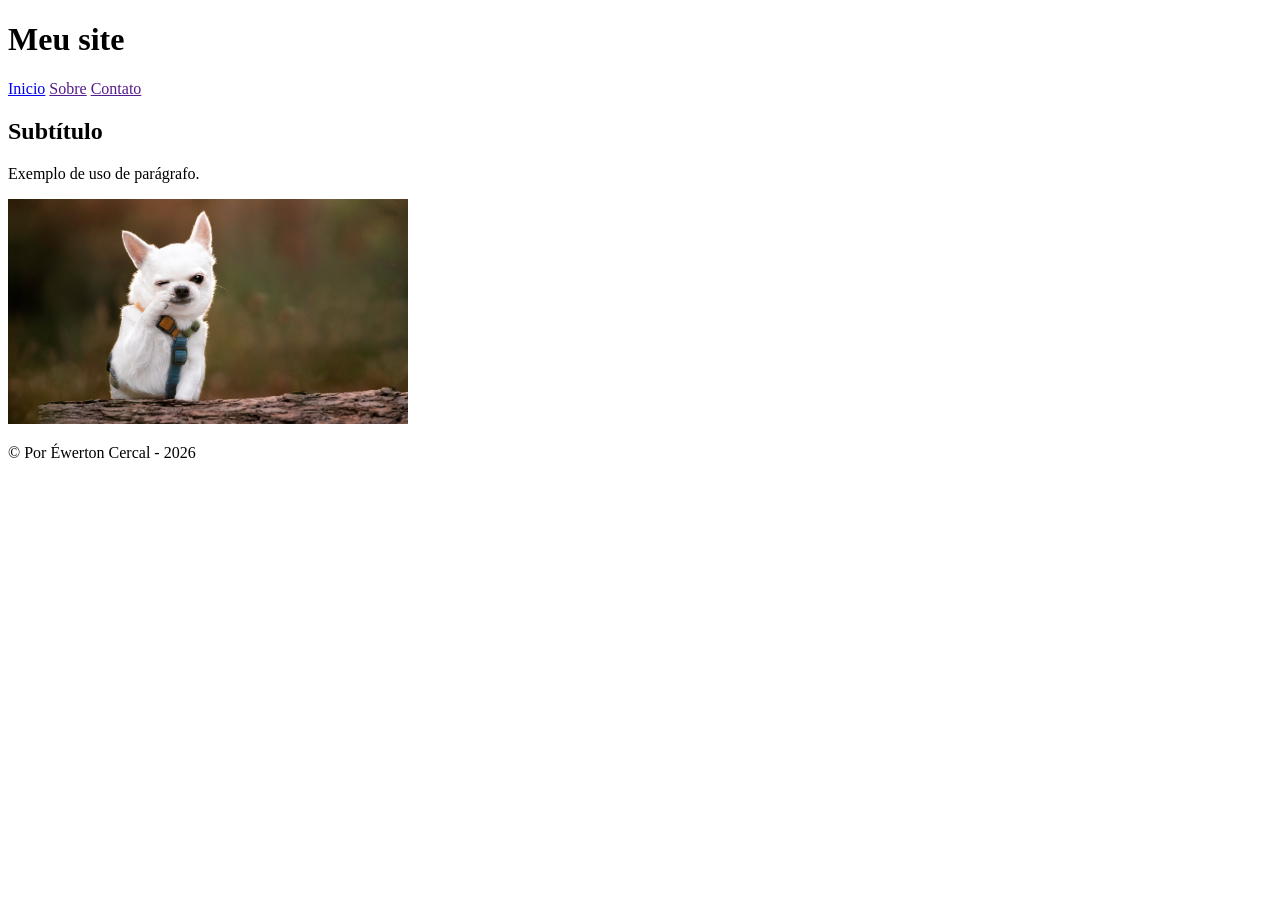
<file: [001]_aula_1_html_basico/index.html>
<!doctype html>
<!-- Declara o tipo do documento. Diz ao navegador para interpretar como HTML5. -->

<html lang="pt-br">
  <!-- Elemento raiz do documento HTML.
     lang="pt-br" informa o idioma principal (Português do Brasil), ajudando acessibilidade e busca. -->

  <head>
    <!-- “Cabeça” do documento: configurações e metadados.
       O que fica aqui normalmente não aparece na página (exceto o título da aba). -->

    <meta charset="utf-8" />
    <!-- Define a codificação de caracteres como UTF-8.
         Isso evita problemas com acentos e caracteres especiais (ç, ã, é...). -->

    <meta name="viewport" content="width=device-width, initial-scale=1" />
    <!-- Ajusta a visualização em celulares/tablets.
         width=device-width: usa a largura real da tela.
         initial-scale=1: inicia com zoom padrão. -->

    <title>Aula 01 - HTML Básico</title>
    <!-- Define o título da aba do navegador e o título que aparece ao salvar nos favoritos. -->
  </head>

  <body>
    <!-- Corpo do documento: tudo que aparece para o usuário na página fica dentro do body. -->

    <header>
      <!-- Cabeçalho da página (ou de uma seção). Geralmente contém título, logo e navegação. -->

      <h1>Meu site</h1>
      <!-- Título principal da página.
           É o mais importante na hierarquia de títulos (h1 > h2 > h3...).
           Normalmente deve existir 1 h1 por página. -->

      <nav>
        <!-- Área de navegação. Agrupa links que levam para partes do site ou páginas diferentes. -->

        <a href="#">Inicio</a>
        <!-- Link (âncora). href é o destino do link.
             href="#" é um “destino falso” (usa-se como exemplo/teste).
             Em um site real, seria algo como href="index.html" ou href="#secao". -->

        <a href="">Sobre</a>
        <!-- Outro link. href="" (vazio) normalmente recarrega a página atual.
             Para exemplo didático, funciona, mas em projetos reais é melhor apontar para um destino válido. -->

        <a href="">Contato</a>
        <!-- Mais um link. Mesmo comportamento do href vazio.
             Em um site real, poderia ser href="contato.html" ou href="#contato". -->
      </nav>
    </header>

    <main>
      <!-- Conteúdo principal da página. Deve conter o que é “o foco” do site.
         Ajuda na organização semântica (melhora leitura e acessibilidade). -->

      <section>
        <!-- Seção do conteúdo. Agrupa um bloco temático relacionado.
           Geralmente uma section tem um título (h2, h3...). -->

        <h2>Subtítulo</h2>
        <!-- Subtítulo da seção. h2 é o próximo nível abaixo do h1. -->

        <p>Exemplo de uso de parágrafo.</p>
        <!-- Parágrafo. Usado para textos em blocos, explicações, descrições. -->
      </section>

      <section>
        <!-- Outra seção do conteúdo. Aqui foi usada para separar a parte de imagem. -->

        <img src="cachorro.jpg" alt="Imagem de um cachorro" width="400" />
        <!-- Imagem.
             src: caminho do arquivo da imagem (aqui, "cachorro.jpg" precisa estar na mesma pasta do HTML).
             alt: texto alternativo (essencial para acessibilidade e para quando a imagem não carrega).
             width: largura da imagem (em pixels, quando só width é usado). -->
      </section>
    </main>

    <footer>
      <!-- Rodapé da página. Geralmente contém autoria, direitos, links finais, contato, etc. -->

      <p>&copy; Por Éwerton Cercal - 2026</p>
      <!-- Parágrafo no rodapé.
           &copy; é uma entidade HTML que mostra o símbolo ©. -->
    </footer>
  </body>
</html>
</file>
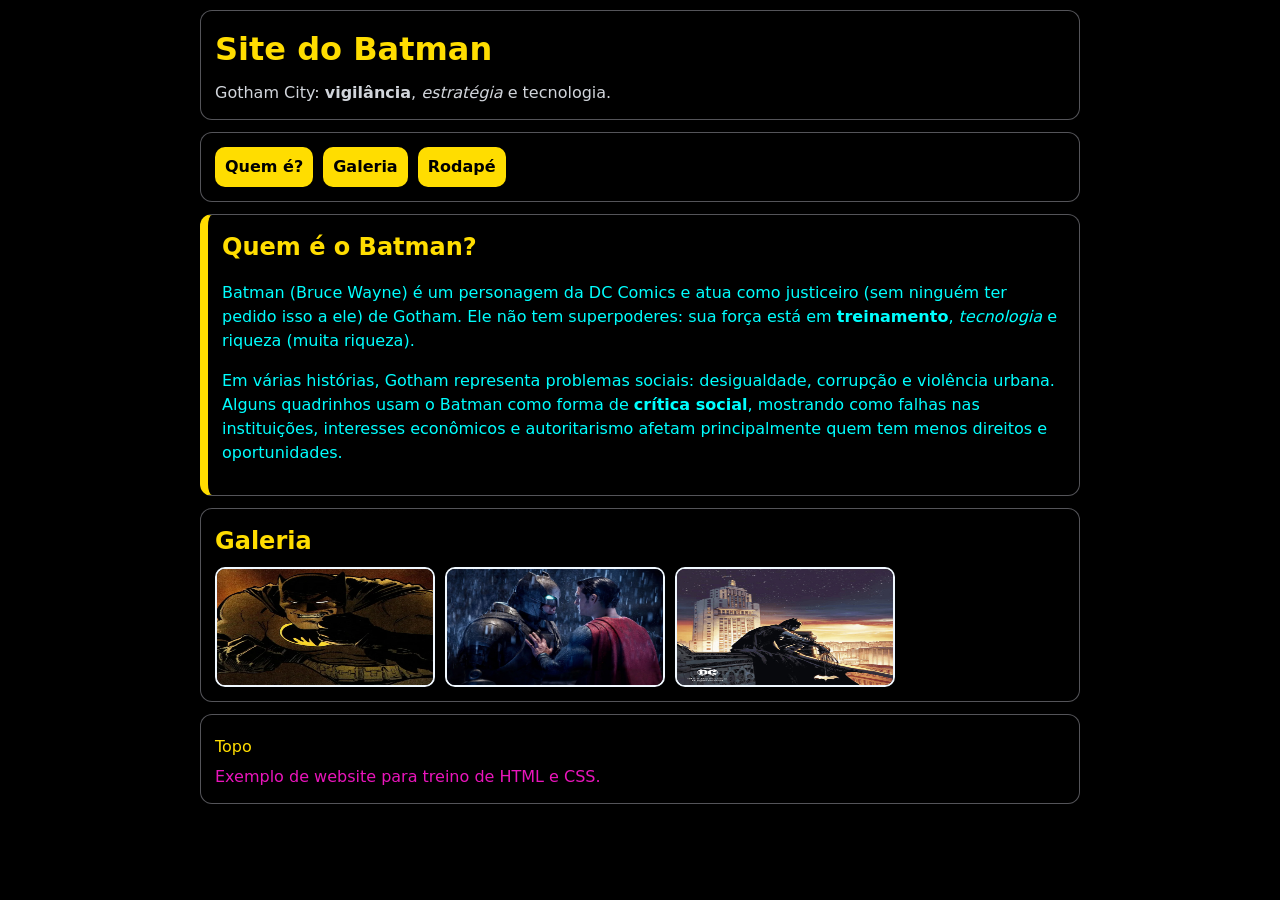
<file: [003]_aula_2_css_basico/index.html>
<!doctype html>
<html lang="pt-br">
  <head>
    <meta charset="utf-8" />
    <meta name="viewport" content="width=device-width, initial-scale=1" />
    <title>Site do Batman</title>

    <style>
      /* TAG NOVA: <style>
         Serve para escrever CSS dentro do próprio HTML.
         Tudo aqui dentro são regras de estilo que o navegador aplica aos elementos. */

      * {
        /* Seletor universal (*): seleciona TODOS os elementos da página. */
        box-sizing: border-box;
        /* box-sizing define como o tamanho (width/height) é calculado.
           border-box = o padding e a borda entram “dentro” do width/height, facilitando o controle do layout. */
      }

      body {
        /* Seletor por tag: aplica em todos os <body>. */
        margin: 0;
        /* Remove a margem padrão do navegador (o “espaço branco” ao redor da página). */

        color: aliceblue;
        /* Cor padrão do texto (herdada por muitos elementos filhos). */

        background-color: black;
        /* Cor de fundo do site. */

        font-family: system-ui, Arial, sans-serif;
        /* Fonte do texto:
           system-ui = fonte padrão do sistema (Windows/macOS/Android etc.).
           Arial e sans-serif são “plano B” se system-ui não existir. */

        line-height: 1.5;
        /* Altura da linha do texto (melhora leitura). */
      }

      .container {
        /* Seletor por classe (.container): vale para qualquer elemento com class="container". */
        width: 900px;
        /* Largura fixa do “miolo” do site (não responsivo, proposital). */

        margin: 0 auto;
        /* Centraliza horizontalmente:
           0 = margem topo/baixo
           auto = o navegador divide o espaço sobrando nas laterais. */

        padding: 10px;
        /* Espaço interno da caixa container (conteúdo não encosta na borda). */
      }

      .box {
        /* Classe reaproveitável para criar “caixas/cartões” com fundo e borda. */
        background: rgba(0, 0, 0, 0.75);
        /* Fundo preto com transparência (rgba). */

        border: 1px solid rgba(240, 240, 255, 0.35);
        /* Borda fina e clara com transparência. */

        border-radius: 12px;
        /* Cantos arredondados. */

        padding: 14px;
        /* Espaço interno do card. */

        margin-bottom: 12px;
        /* Espaço externo abaixo do card (separa um card do outro). */
      }

      h1,
      h2 {
        /* Lista de seletores: aplica o mesmo estilo para h1 e h2 ao mesmo tempo. */
        color: rgb(255, 221, 0);
        /* Cor amarela estilo “Batman”. */

        margin: 0 0 8px;
        /* margin com 3 valores = topo | laterais | baixo
           topo 0, esquerda/direita 0, baixo 8px */
      }

      .subtitulo {
        /* Classe para o parágrafo de subtítulo (não afeta todos os <p>, só os que tiverem essa classe). */
        margin: 0;
        color: #d1d5db;
        /* Cor cinza clara (hex). */
      }

      p {
        /* Seletor por tag: aplica em TODOS os parágrafos (<p>) da página. */
        color: aqua;
      }

      #apresentacao {
        /* Seletor por id (#apresentacao): aplica SOMENTE no elemento com id="apresentacao". */
        border-left: 8px solid rgb(255, 221, 0);
        /* Borda grossa na esquerda para destacar a seção. */
      }

      .nav {
        /* Classe aplicada na <ul> para virar um menu horizontal com flex. */
        list-style: none;
        /* Remove as bolinhas padrão da lista. */

        margin: 0;
        padding: 0;
        /* Remove espaço padrão de listas. */

        display: flex;
        /* TRANSFORMA a <ul> em “flex container”.
           Os <li> viram itens em linha (por padrão). */

        gap: 10px;
        /* Espaço entre os itens do flex (entre os <li>). */

        flex-wrap: nowrap;
        /* Não permite quebrar linha: se não couber, estoura (não responsivo, proposital). */
      }

      .nav-link {
        /* Classe aplicada nos links (<a>) do menu para parecer botão. */
        display: inline-block;
        /* Link vira “caixinha” com padding e dimensões mais previsíveis. */

        text-decoration: none;
        /* Remove o sublinhado padrão do link. */

        color: black;
        /* Cor do texto do link. */

        background: rgb(255, 221, 0);
        /* Fundo amarelo (tema Batman). */

        padding: 8px 10px;
        /* Espaço interno do “botão”. */

        border-radius: 10px;
        /* Cantos arredondados. */

        font-weight: 700;
        /* Texto mais “forte” (negrito). */
      }

      .nav-link:hover {
        /* Pseudo-classe :hover = estado “quando passa o mouse em cima”. */
        background: rgb(255, 200, 0);
        /* Troca a cor para dar feedback visual no hover. */
      }

      .gallery {
        /* Classe aplicada na div da galeria para alinhar imagens em linha. */
        width: 920px;
        /* Largura fixa (pode estourar o container, isso evidencia o problema de não responsivo). */

        display: flex;
        /* Coloca as imagens lado a lado. */

        gap: 10px;
        /* Espaço entre as imagens. */

        flex-wrap: nowrap;
        /* Não quebra linha. */
      }

      .bat-img {
        /* Classe aplicada nas imagens da galeria. */
        width: 220px;
        height: 120px;
        /* Tamanho fixo da imagem (pode distorcer se a proporção original for diferente). */

        border: 2px solid aliceblue;
        border-radius: 10px;
        /* Borda e cantos arredondados para “cartão”. */
      }

      footer p {
        /* Seletor combinado (descendente): todo <p> que estiver dentro de <footer>. */
        color: rgb(233, 21, 187);
        /* Aqui sobrescreve o p { color: aqua; } porque é mais específico. */

        margin: 6px 0 0;
        /* topo 6px, laterais 0, baixo 0 */
      }

      .link {
        /* Classe de link do rodapé (cor amarela e sem sublinhado). */
        color: rgb(255, 221, 0);
        text-decoration: none;
      }

      .link:hover {
        /* Ao passar o mouse, sublinha para mostrar que é clicável. */
        text-decoration: underline;
      }
    </style>
  </head>

  <body id="topo">
    <!-- id="topo" é usado como “âncora”: o link <a href="#topo"> leva o usuário para o topo da página. -->

    <div class="container" id="pagina">
      <!-- NOVO: uso de classes e ids juntos:
           class="container" aplica um estilo reutilizável.
           id="pagina" identifica esta área como única. -->

      <header class="box" id="cabecalho">
        <div class="header-interno">
          <!-- TAG NOVA (na prática de CSS): <div>
               É um contêiner genérico para agrupar elementos e aplicar layout/estilo.
               Aqui agrupa título + subtítulo dentro do header. -->

          <h1 class="titulo">Site do Batman</h1>

          <p class="subtitulo">
            Gotham City: <strong>vigilância</strong>, <em> estratégia</em> e
            tecnologia.
          </p>
        </div>
      </header>

      <nav class="box" id="menu">
        <ul class="nav">
          <!-- TAG NOVA: <ul> e <li>
               <ul> = lista não ordenada (com itens).
               <li> = cada item da lista.
               Aqui é usado para criar um menu com itens de navegação. -->

          <li><a class="nav-link" href="#apresentacao">Quem é?</a></li>
          <!-- <a href="#apresentacao"> é link para âncora interna (id="apresentacao"). -->
          <li><a class="nav-link" href="#galeria">Galeria</a></li>
          <li><a class="nav-link" href="#rodape">Rodapé</a></li>
        </ul>
      </nav>

      <main id="conteudo">
        <section class="box" id="apresentacao">
          <h2>Quem é o Batman?</h2>
          <p>
            Batman (Bruce Wayne) é um personagem da DC Comics e atua como
            justiceiro (sem ninguém ter pedido isso a ele) de Gotham. Ele não
            tem superpoderes: sua força está em <strong>treinamento</strong>,
            <em>tecnologia</em> e riqueza (muita riqueza).
          </p>
          <p>
            Em várias histórias, Gotham representa problemas sociais:
            desigualdade, corrupção e violência urbana. Alguns quadrinhos usam o
            Batman como forma de <strong>crítica social</strong>, mostrando como
            falhas nas instituições, interesses econômicos e autoritarismo
            afetam principalmente quem tem menos direitos e oportunidades.
          </p>
        </section>

        <section class="box" id="galeria">
          <h2>Galeria</h2>

          <div class="gallery" id="galeria-imagens">
            <img class="bat-img" src="batman_1.webp" alt="Batman raivoso." />
            <img class="bat-img" src="batman_2.jpg" alt="Batman namorando." />
            <img class="bat-img" src="batman_3.jpg" alt="Batman reflitão." />
          </div>
        </section>
      </main>

      <footer class="box" id="rodape">
        <p>
          <a class="link" href="#topo">Topo</a>
        </p>

        <p>Exemplo de website para treino de HTML e CSS.</p>
      </footer>
    </div>
  </body>
</html>
</file>
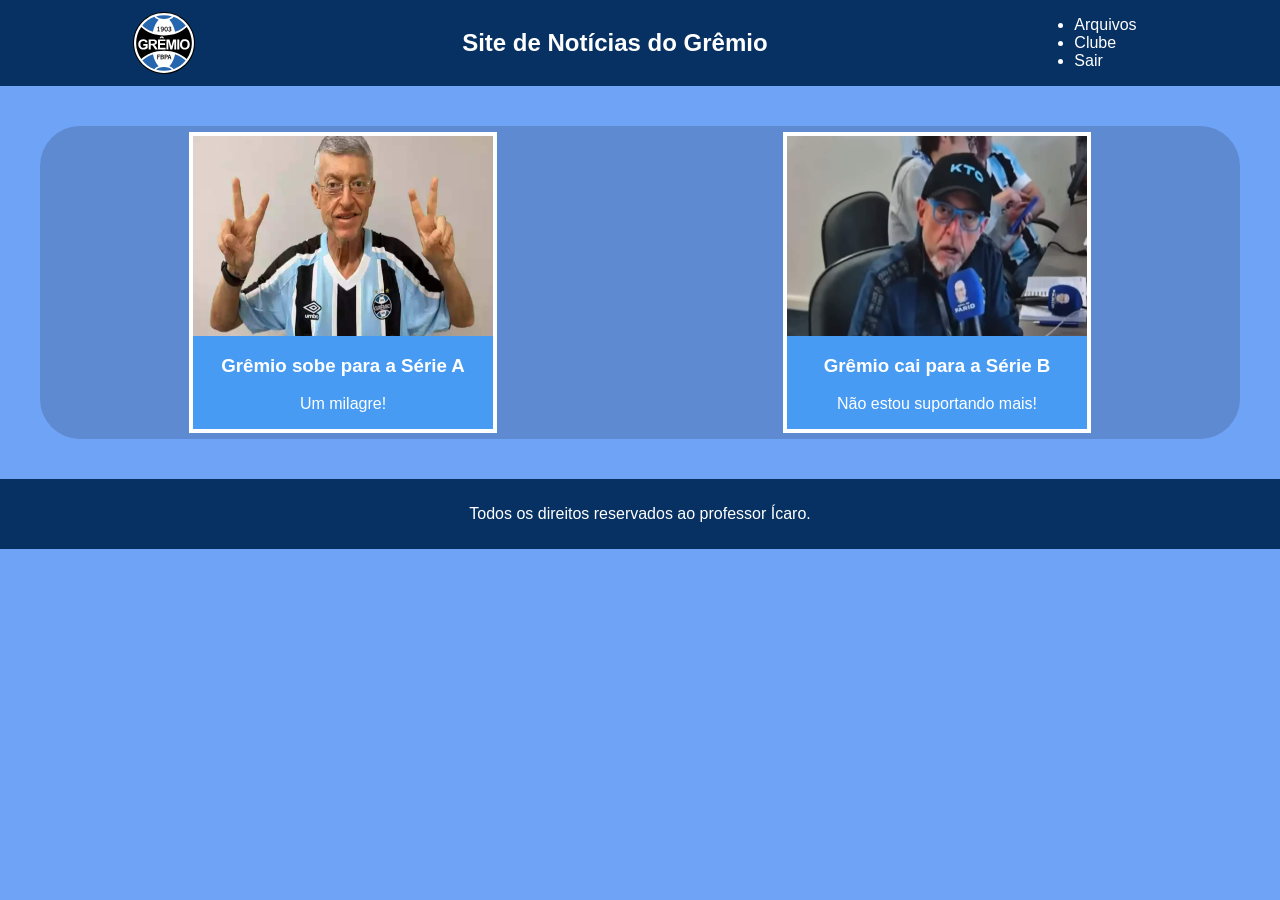
<file: [004]_atividade_2_site_do_gremio/index.html>
<html lang="en">
  <head>
    <meta charset="UTF-8" />
    <meta name="viewport" content="width=device-width, initial-scale=1.0" />
    <link rel="stylesheet" href="style.css" />
    <title>Site do Grêmio</title>
  </head>
  <body>
    <header>
      <div id="navbar">
        <a href="https://gremio.net/home">
          <img id="icon" src="assets/icon.svg" alt="Ícone do Grêmio" />
        </a>

        <h2>Site de Notícias do Grêmio</h2>

        <ul id="links">
          <li>Arquivos</li>
          <li>Clube</li>
          <li>Sair</li>
        </ul>
      </div>
    </header>
    <main>
      <section class="noticias">
        <div class="noticia">
          <img
            class="img_noticia"
            src="assets/n1.jpg"
            alt="Senhor Representante do Grêmio"
          />
          <h3>Grêmio sobe para a Série A</h3>
          <p>Um milagre!</p>
        </div>

        <div class="noticia">
          <img
            class="img_noticia"
            src="assets/n2.jpg"
            alt="Senhor Representante do Grêmio"
          />
          <h3>Grêmio cai para a Série B</h3>
          <p>Não estou suportando mais!</p>
        </div>
      </section>
    </main>
    <footer>
      <p>Todos os direitos reservados ao professor Ícaro.</p>
    </footer>
  </body>
</html>
</file>
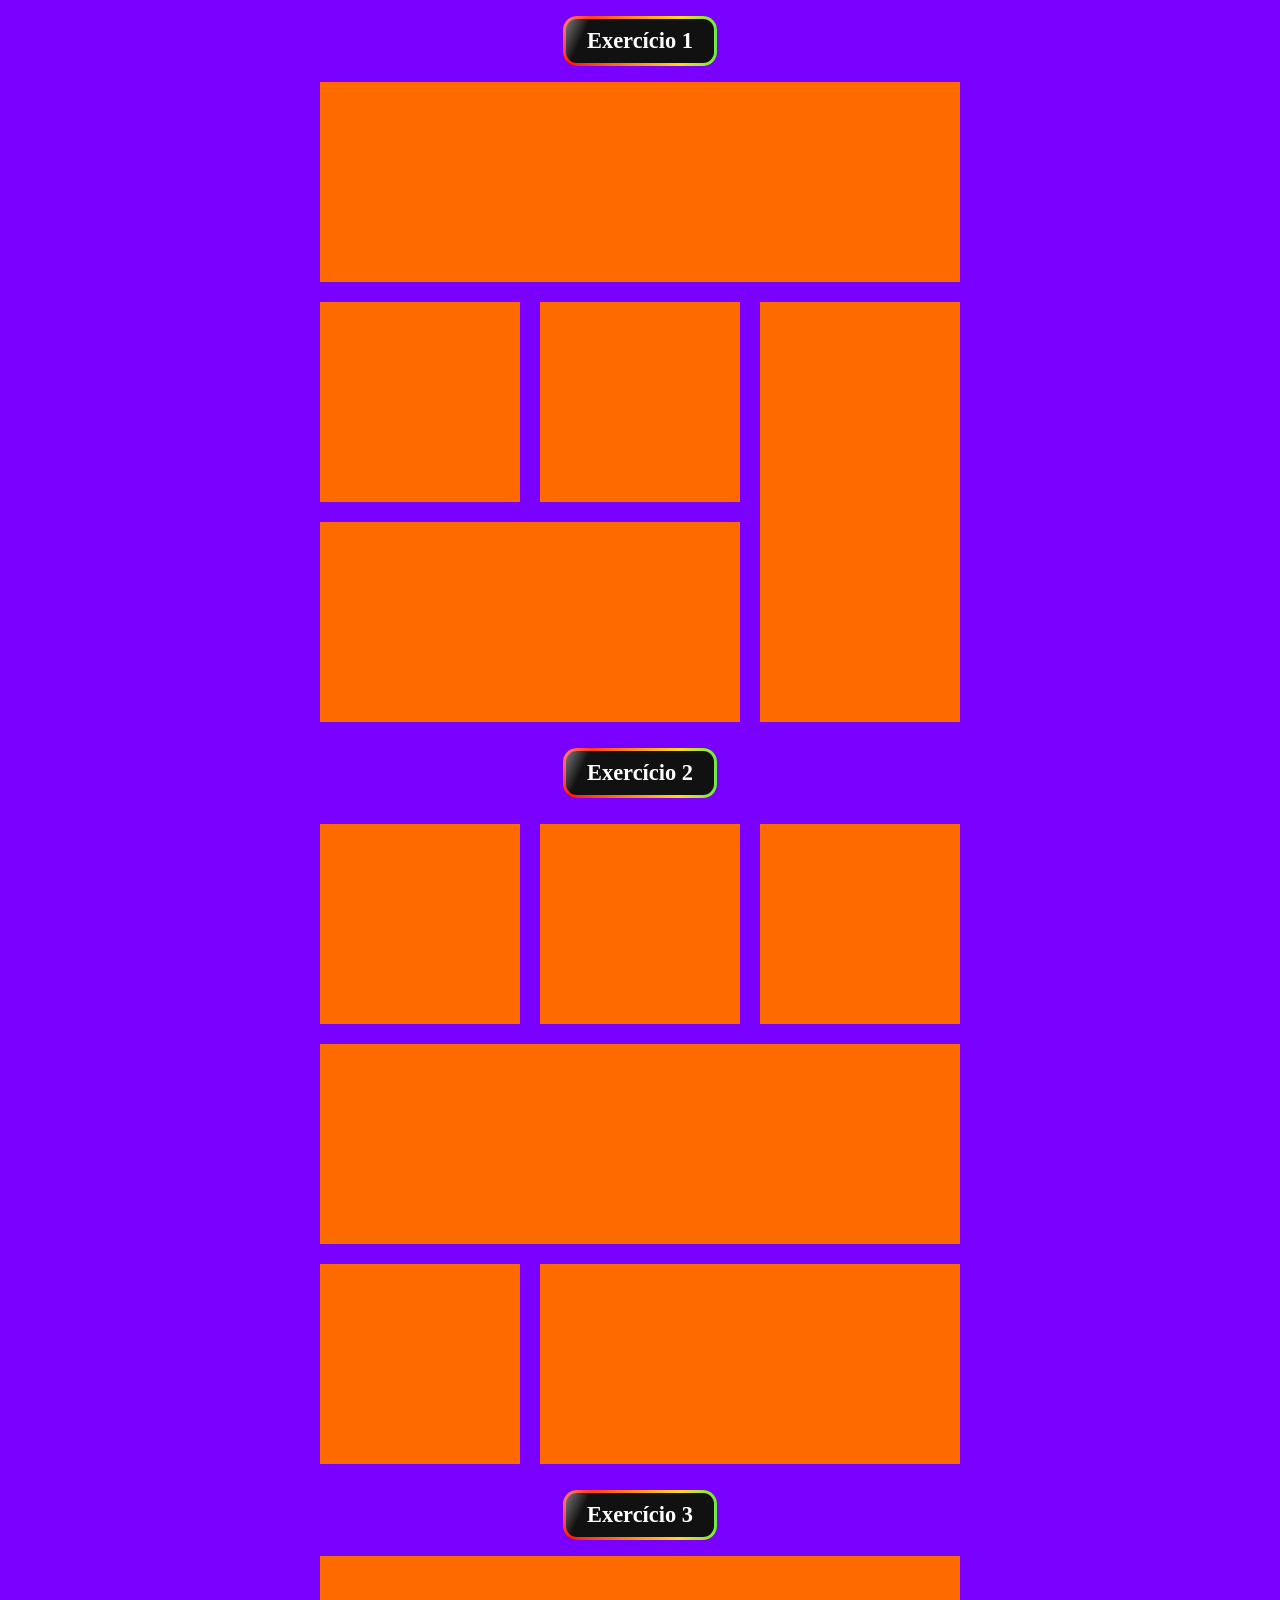
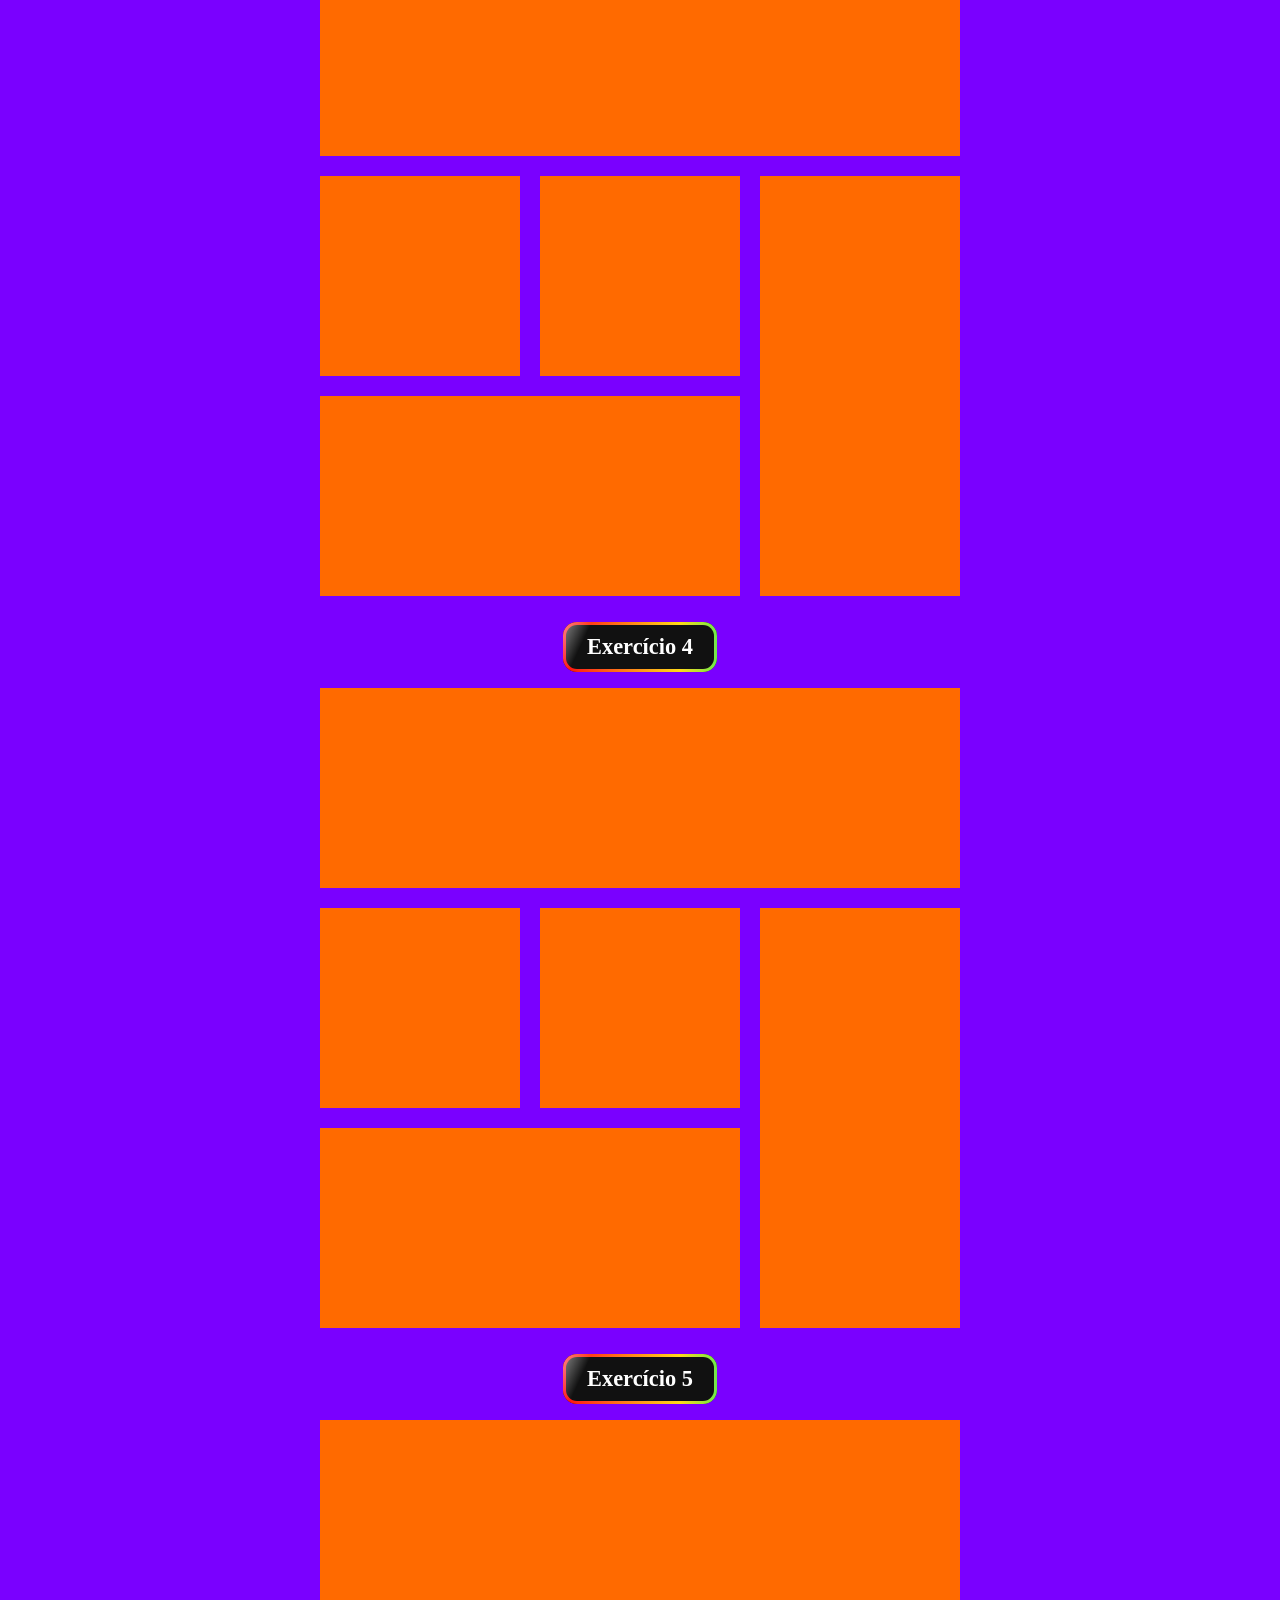
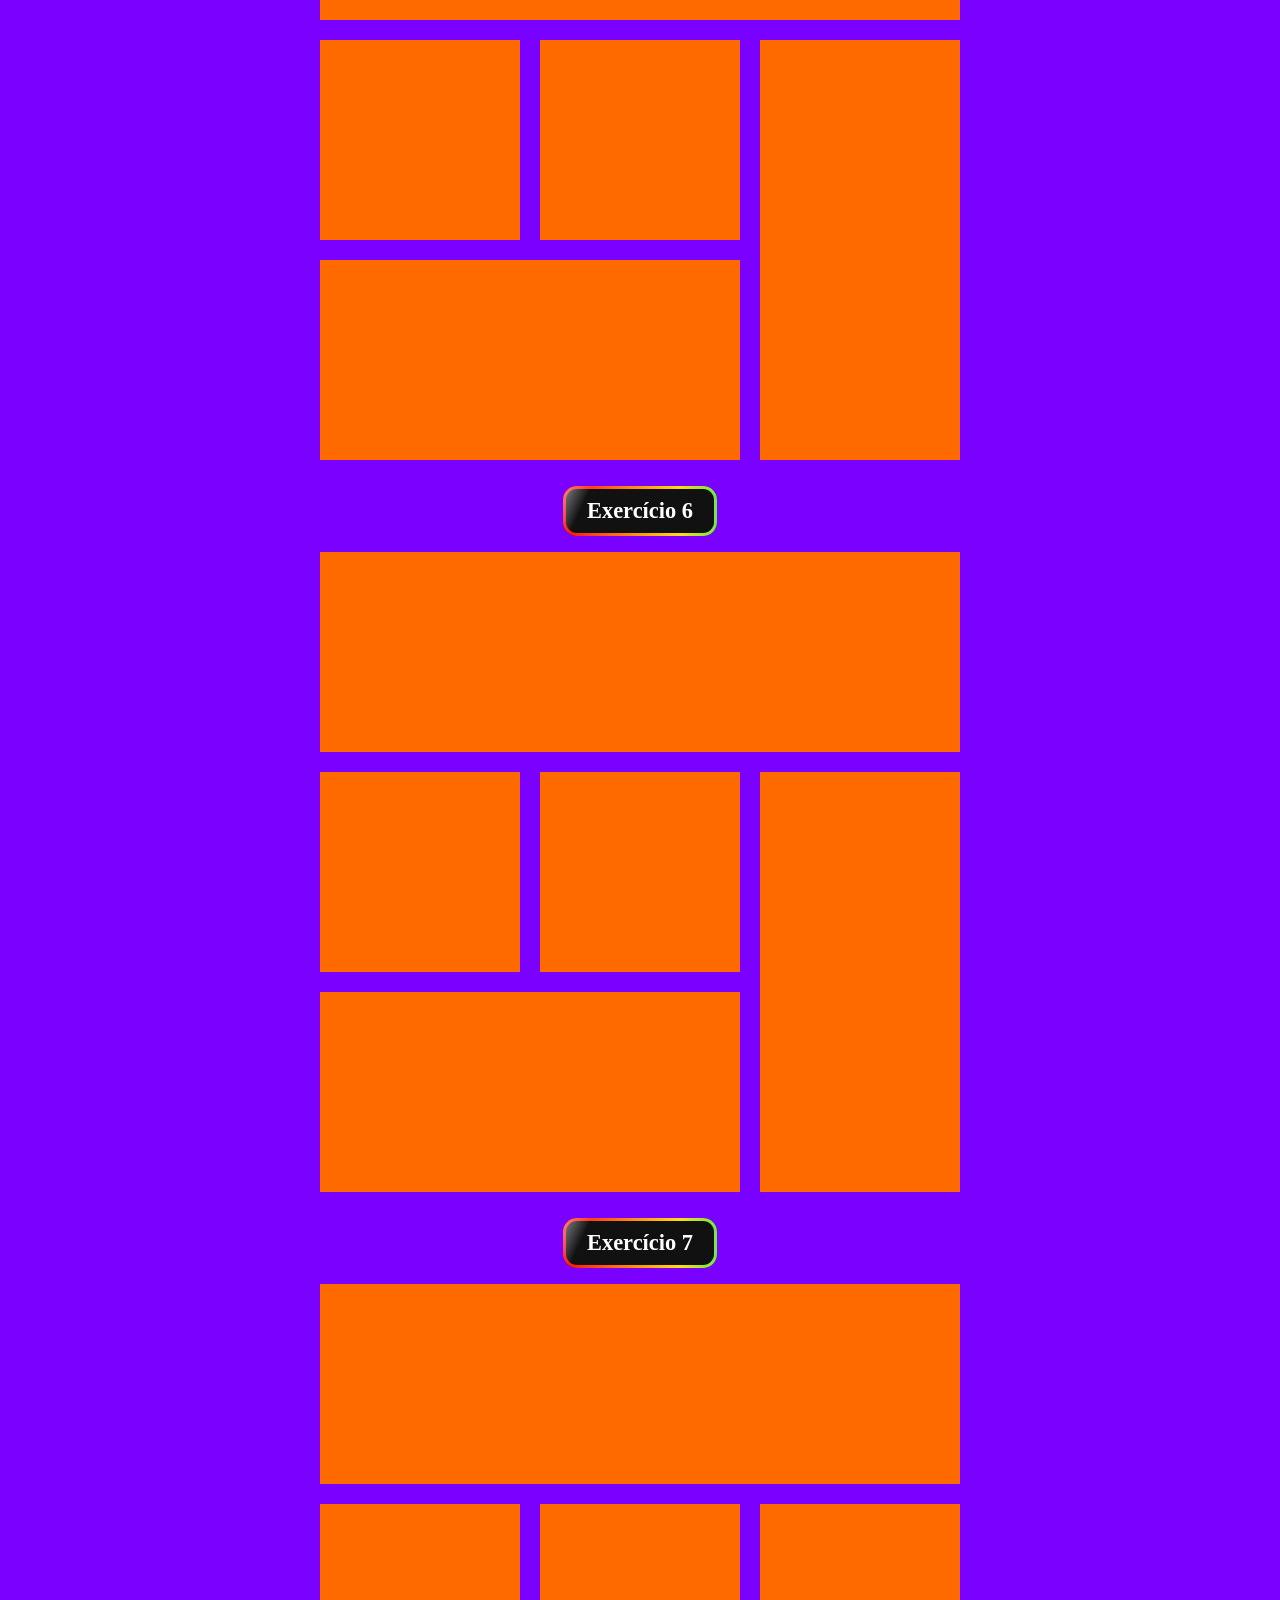
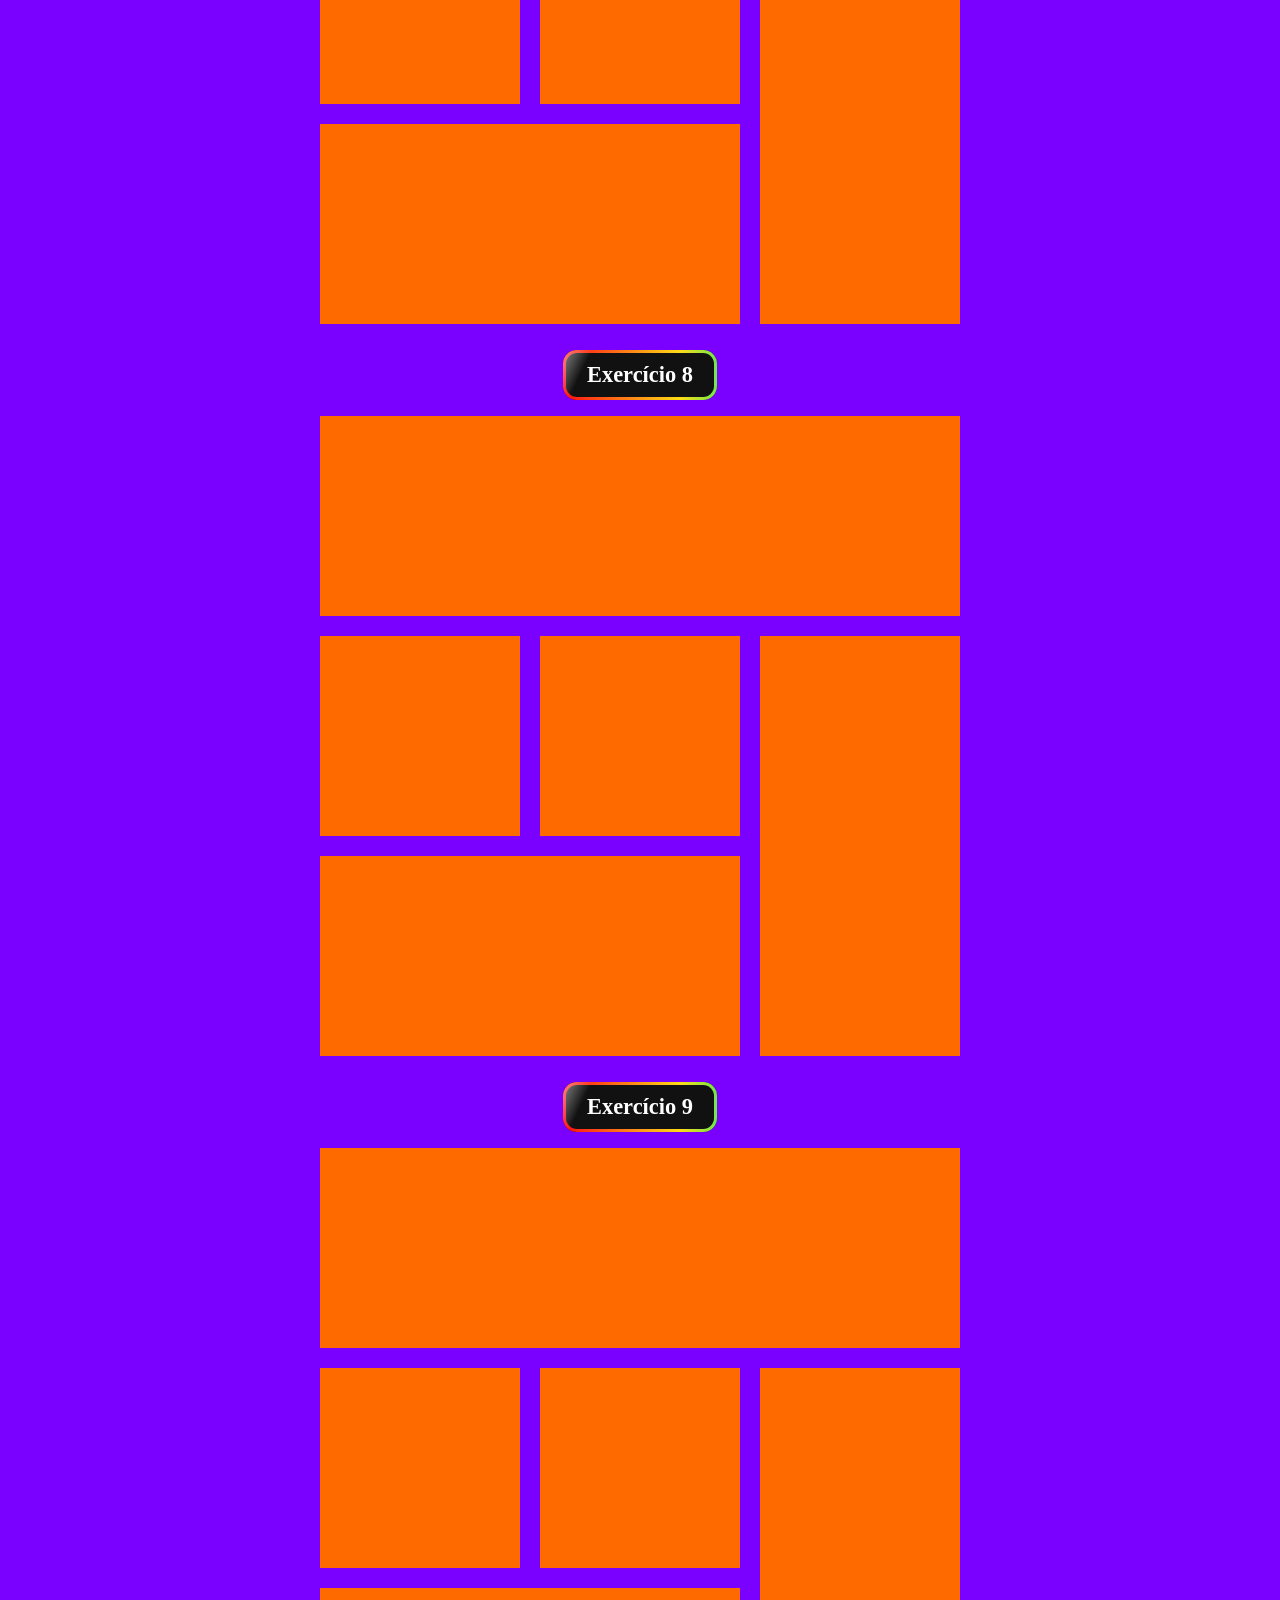
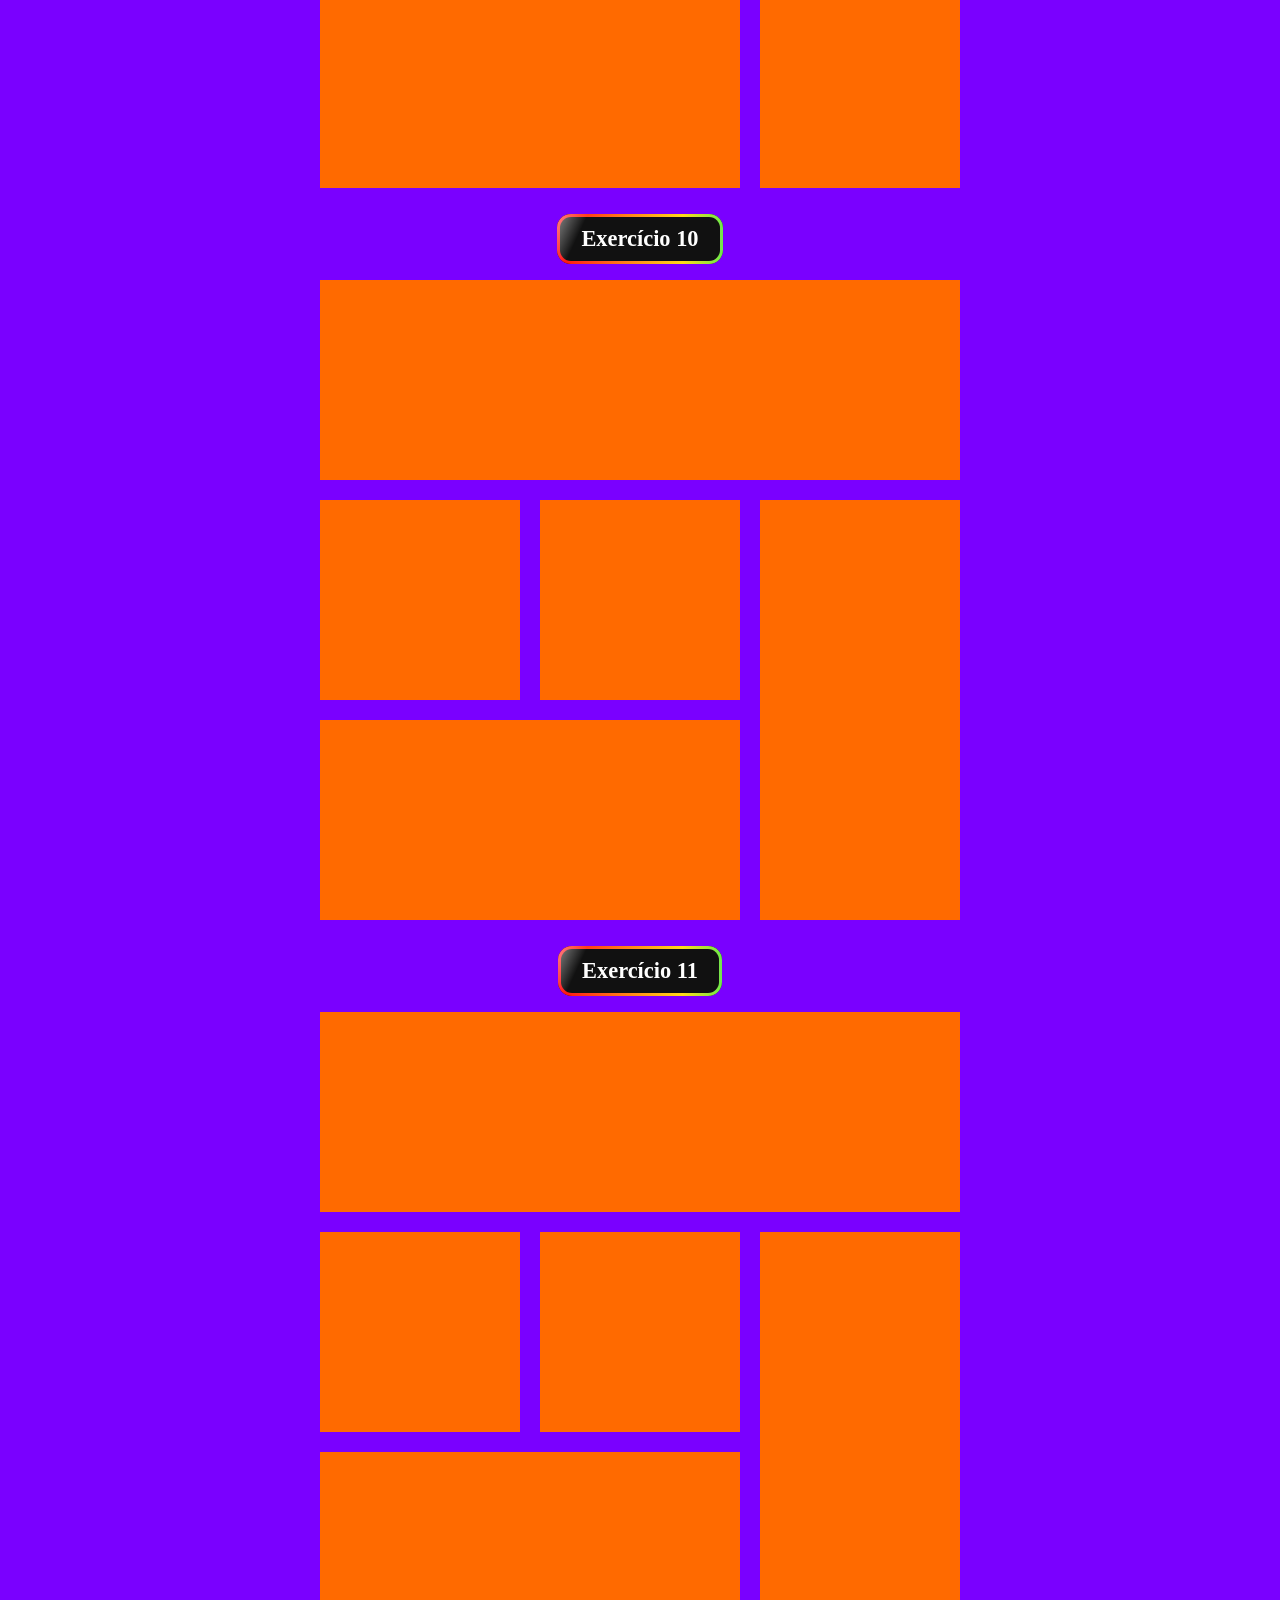
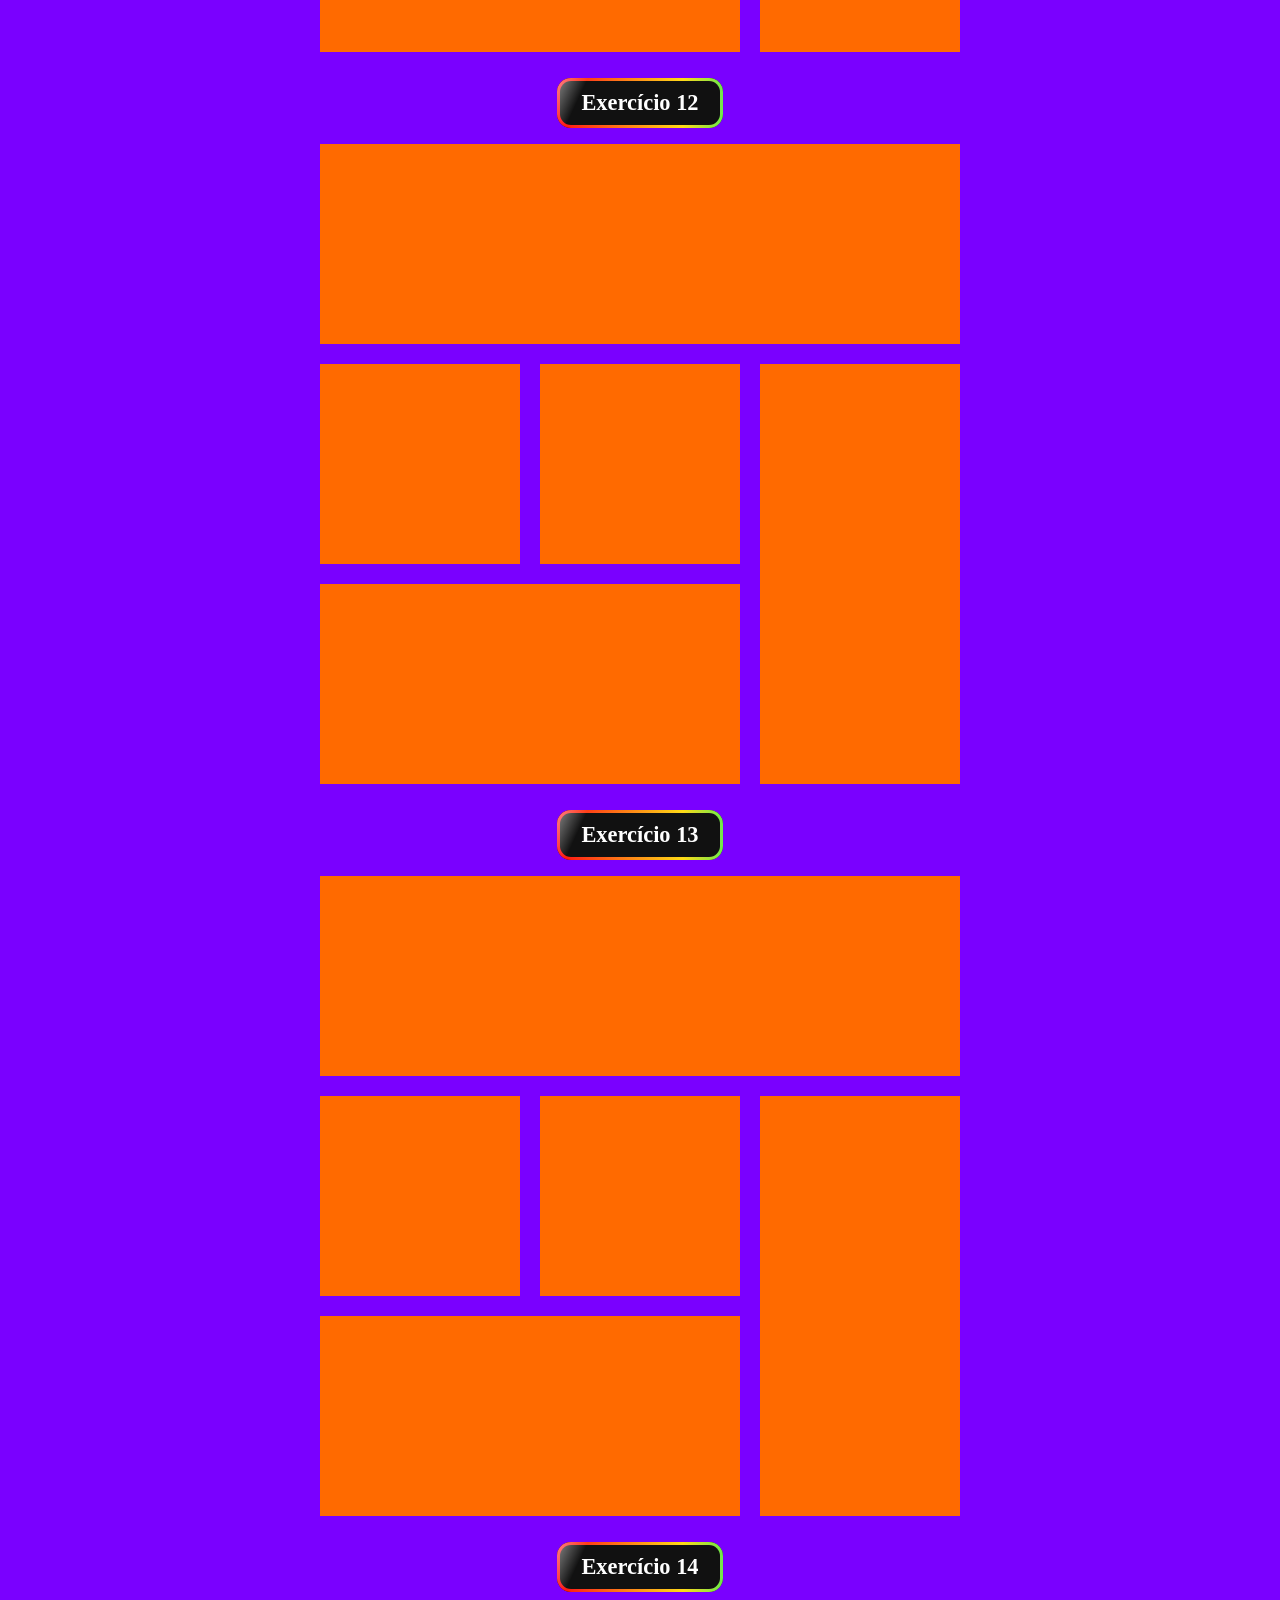
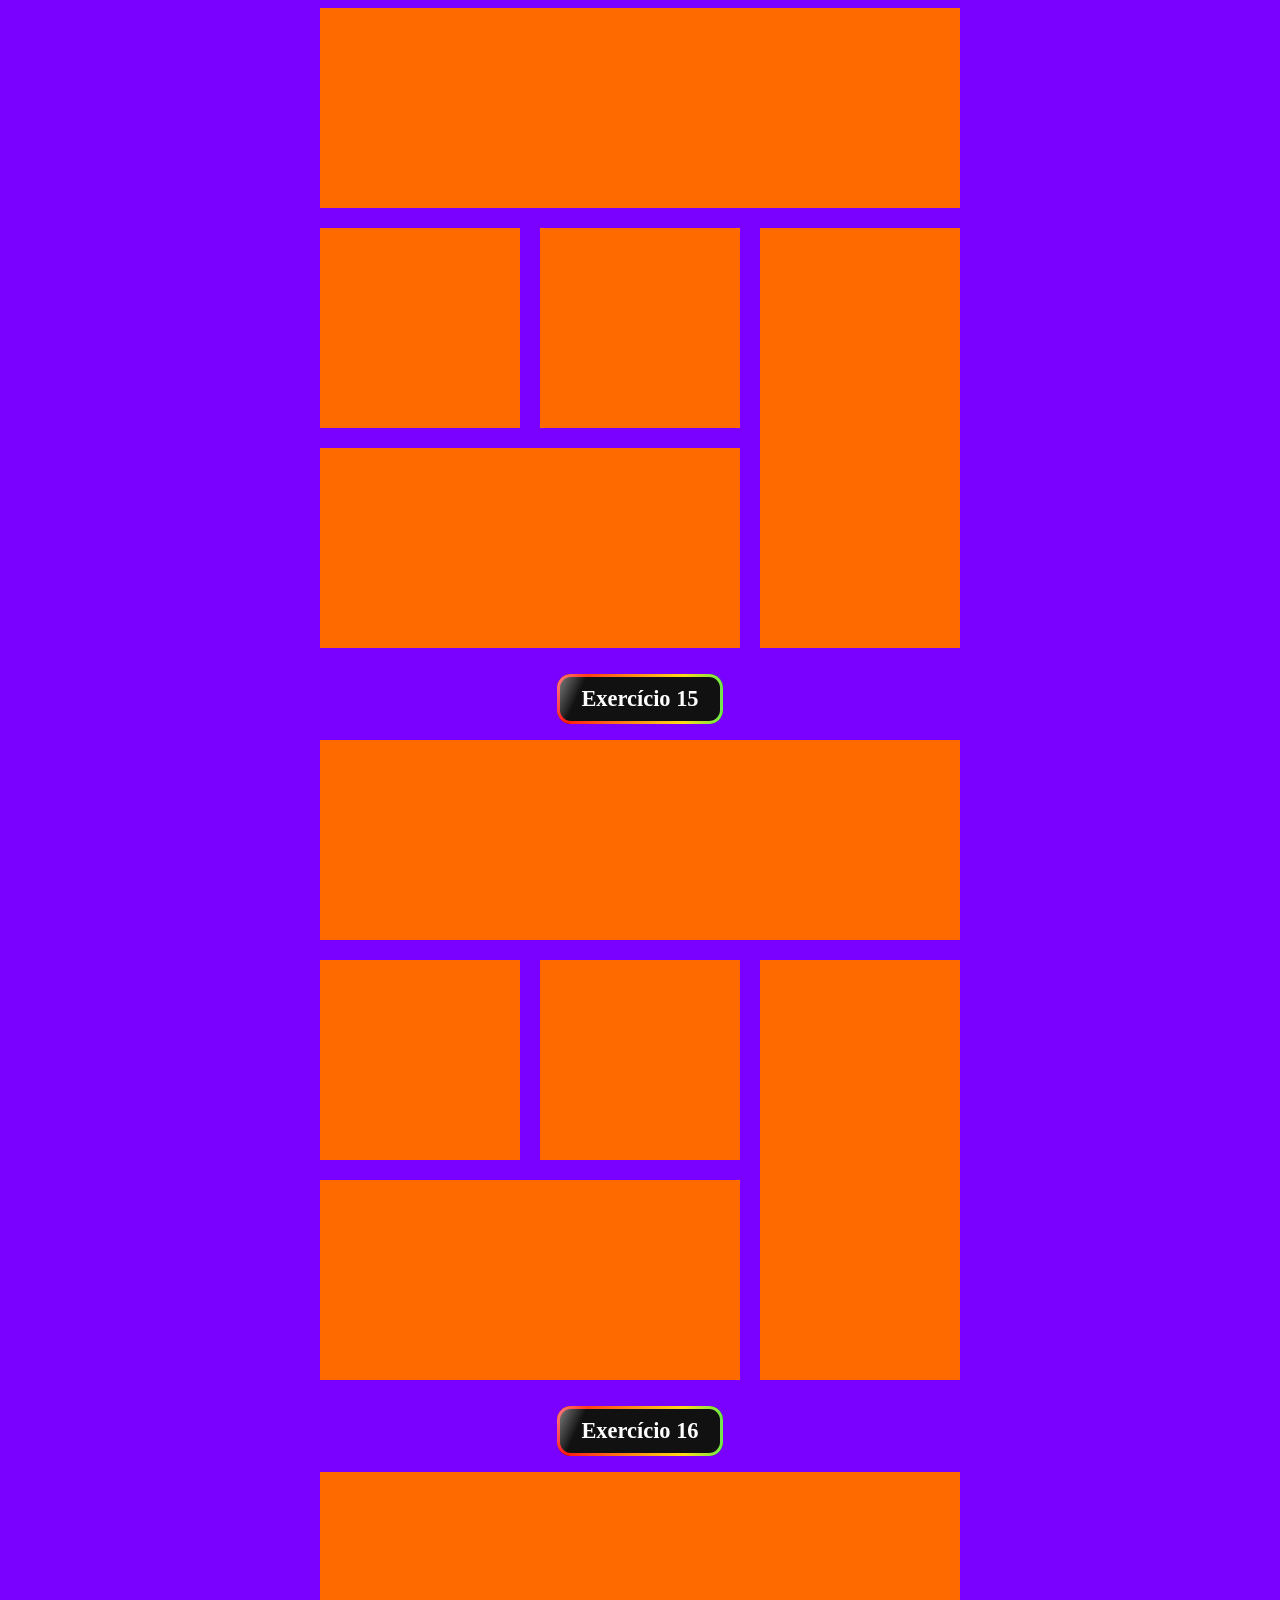
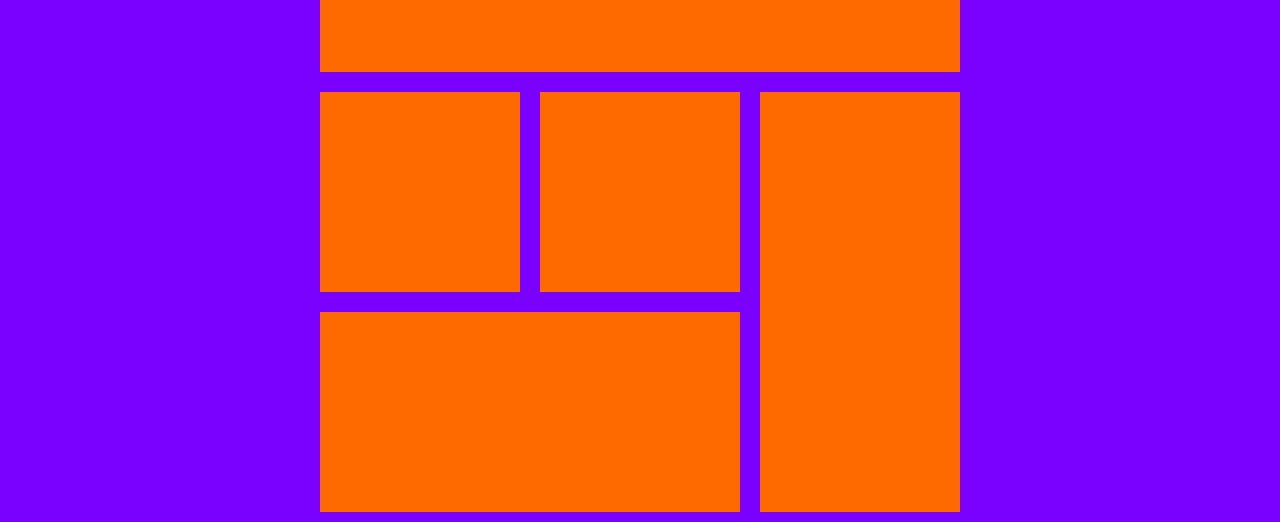
<file: atividades/03-atividade-3-leiautes-divs/index.html>
<!doctype html>
<html lang="pt-BR">
  <head>
    <meta charset="UTF-8" />
    <meta name="viewport" content="width=device-width, initial-scale=1.0" />
    <link rel="stylesheet" href="style.css" />
    <title>Lista de exercícios - Leiautes com divs</title>
  </head>

  <body>
    <p class="titulo-exercicio">
      <span>Exercício 1</span>
      <span class="reflexo"></span>
    </p>
    <div class="fundo">
      <div class="laranja"></div>
      <div class="flex">
        <div>
          <div class="flex">
            <div class="laranja"></div>
            <div class="laranja"></div>
          </div>
          <div class="laranja"></div>
        </div>
        <div class="laranja"></div>
      </div>
    </div>

    <p class="titulo-exercicio">
      <span>Exercício 2</span>
      <span class="reflexo"></span>
    </p>
    <div class="fundo">
      <div class="flex">
        <div class="laranja"></div>
        <div class="laranja"></div>
        <div class="laranja"></div>
      </div>
      <div class="laranja"></div>
      <div class="flex">
        <div class="laranja"></div>
        <div class="laranja esticar"></div>
      </div>
    </div>

    <p class="titulo-exercicio">
      <span>Exercício 3</span>
      <span class="reflexo"></span>
    </p>
    <div class="fundo">
      <div class="laranja"></div>
      <div class="flex">
        <div>
          <div class="flex">
            <div class="laranja"></div>
            <div class="laranja"></div>
          </div>
          <div class="laranja"></div>
        </div>
        <div class="laranja"></div>
      </div>
    </div>

    <p class="titulo-exercicio">
      <span>Exercício 4</span>
      <span class="reflexo"></span>
    </p>
    <div class="fundo">
      <div class="laranja"></div>
      <div class="flex">
        <div>
          <div class="flex">
            <div class="laranja"></div>
            <div class="laranja"></div>
          </div>
          <div class="laranja"></div>
        </div>
        <div class="laranja"></div>
      </div>
    </div>

    <p class="titulo-exercicio">
      <span>Exercício 5</span>
      <span class="reflexo"></span>
    </p>
    <div class="fundo">
      <div class="laranja"></div>
      <div class="flex">
        <div>
          <div class="flex">
            <div class="laranja"></div>
            <div class="laranja"></div>
          </div>
          <div class="laranja"></div>
        </div>
        <div class="laranja"></div>
      </div>
    </div>

    <p class="titulo-exercicio">
      <span>Exercício 6</span>
      <span class="reflexo"></span>
    </p>
    <div class="fundo">
      <div class="laranja"></div>
      <div class="flex">
        <div>
          <div class="flex">
            <div class="laranja"></div>
            <div class="laranja"></div>
          </div>
          <div class="laranja"></div>
        </div>
        <div class="laranja"></div>
      </div>
    </div>

    <p class="titulo-exercicio">
      <span>Exercício 7</span>
      <span class="reflexo"></span>
    </p>
    <div class="fundo">
      <div class="laranja"></div>
      <div class="flex">
        <div>
          <div class="flex">
            <div class="laranja"></div>
            <div class="laranja"></div>
          </div>
          <div class="laranja"></div>
        </div>
        <div class="laranja"></div>
      </div>
    </div>

    <p class="titulo-exercicio">
      <span>Exercício 8</span>
      <span class="reflexo"></span>
    </p>
    <div class="fundo">
      <div class="laranja"></div>
      <div class="flex">
        <div>
          <div class="flex">
            <div class="laranja"></div>
            <div class="laranja"></div>
          </div>
          <div class="laranja"></div>
        </div>
        <div class="laranja"></div>
      </div>
    </div>

    <p class="titulo-exercicio">
      <span>Exercício 9</span>
      <span class="reflexo"></span>
    </p>
    <div class="fundo">
      <div class="laranja"></div>
      <div class="flex">
        <div>
          <div class="flex">
            <div class="laranja"></div>
            <div class="laranja"></div>
          </div>
          <div class="laranja"></div>
        </div>
        <div class="laranja"></div>
      </div>
    </div>

    <p class="titulo-exercicio">
      <span>Exercício 10</span>
      <span class="reflexo"></span>
    </p>
    <div class="fundo">
      <div class="laranja"></div>
      <div class="flex">
        <div>
          <div class="flex">
            <div class="laranja"></div>
            <div class="laranja"></div>
          </div>
          <div class="laranja"></div>
        </div>
        <div class="laranja"></div>
      </div>
    </div>

    <p class="titulo-exercicio">
      <span>Exercício 11</span>
      <span class="reflexo"></span>
    </p>
    <div class="fundo">
      <div class="laranja"></div>
      <div class="flex">
        <div>
          <div class="flex">
            <div class="laranja"></div>
            <div class="laranja"></div>
          </div>
          <div class="laranja"></div>
        </div>
        <div class="laranja"></div>
      </div>
    </div>

    <p class="titulo-exercicio">
      <span>Exercício 12</span>
      <span class="reflexo"></span>
    </p>
    <div class="fundo">
      <div class="laranja"></div>
      <div class="flex">
        <div>
          <div class="flex">
            <div class="laranja"></div>
            <div class="laranja"></div>
          </div>
          <div class="laranja"></div>
        </div>
        <div class="laranja"></div>
      </div>
    </div>

    <p class="titulo-exercicio">
      <span>Exercício 13</span>
      <span class="reflexo"></span>
    </p>
    <div class="fundo">
      <div class="laranja"></div>
      <div class="flex">
        <div>
          <div class="flex">
            <div class="laranja"></div>
            <div class="laranja"></div>
          </div>
          <div class="laranja"></div>
        </div>
        <div class="laranja"></div>
      </div>
    </div>

    <p class="titulo-exercicio">
      <span>Exercício 14</span>
      <span class="reflexo"></span>
    </p>
    <div class="fundo">
      <div class="laranja"></div>
      <div class="flex">
        <div>
          <div class="flex">
            <div class="laranja"></div>
            <div class="laranja"></div>
          </div>
          <div class="laranja"></div>
        </div>
        <div class="laranja"></div>
      </div>
    </div>

    <p class="titulo-exercicio">
      <span>Exercício 15</span>
      <span class="reflexo"></span>
    </p>
    <div class="fundo">
      <div class="laranja"></div>
      <div class="flex">
        <div>
          <div class="flex">
            <div class="laranja"></div>
            <div class="laranja"></div>
          </div>
          <div class="laranja"></div>
        </div>
        <div class="laranja"></div>
      </div>
    </div>

    <p class="titulo-exercicio">
      <span>Exercício 16</span>
      <span class="reflexo"></span>
    </p>
    <div class="fundo">
      <div class="laranja"></div>
      <div class="flex">
        <div>
          <div class="flex">
            <div class="laranja"></div>
            <div class="laranja"></div>
          </div>
          <div class="laranja"></div>
        </div>
        <div class="laranja"></div>
      </div>
    </div>
  </body>
</html>
</file>
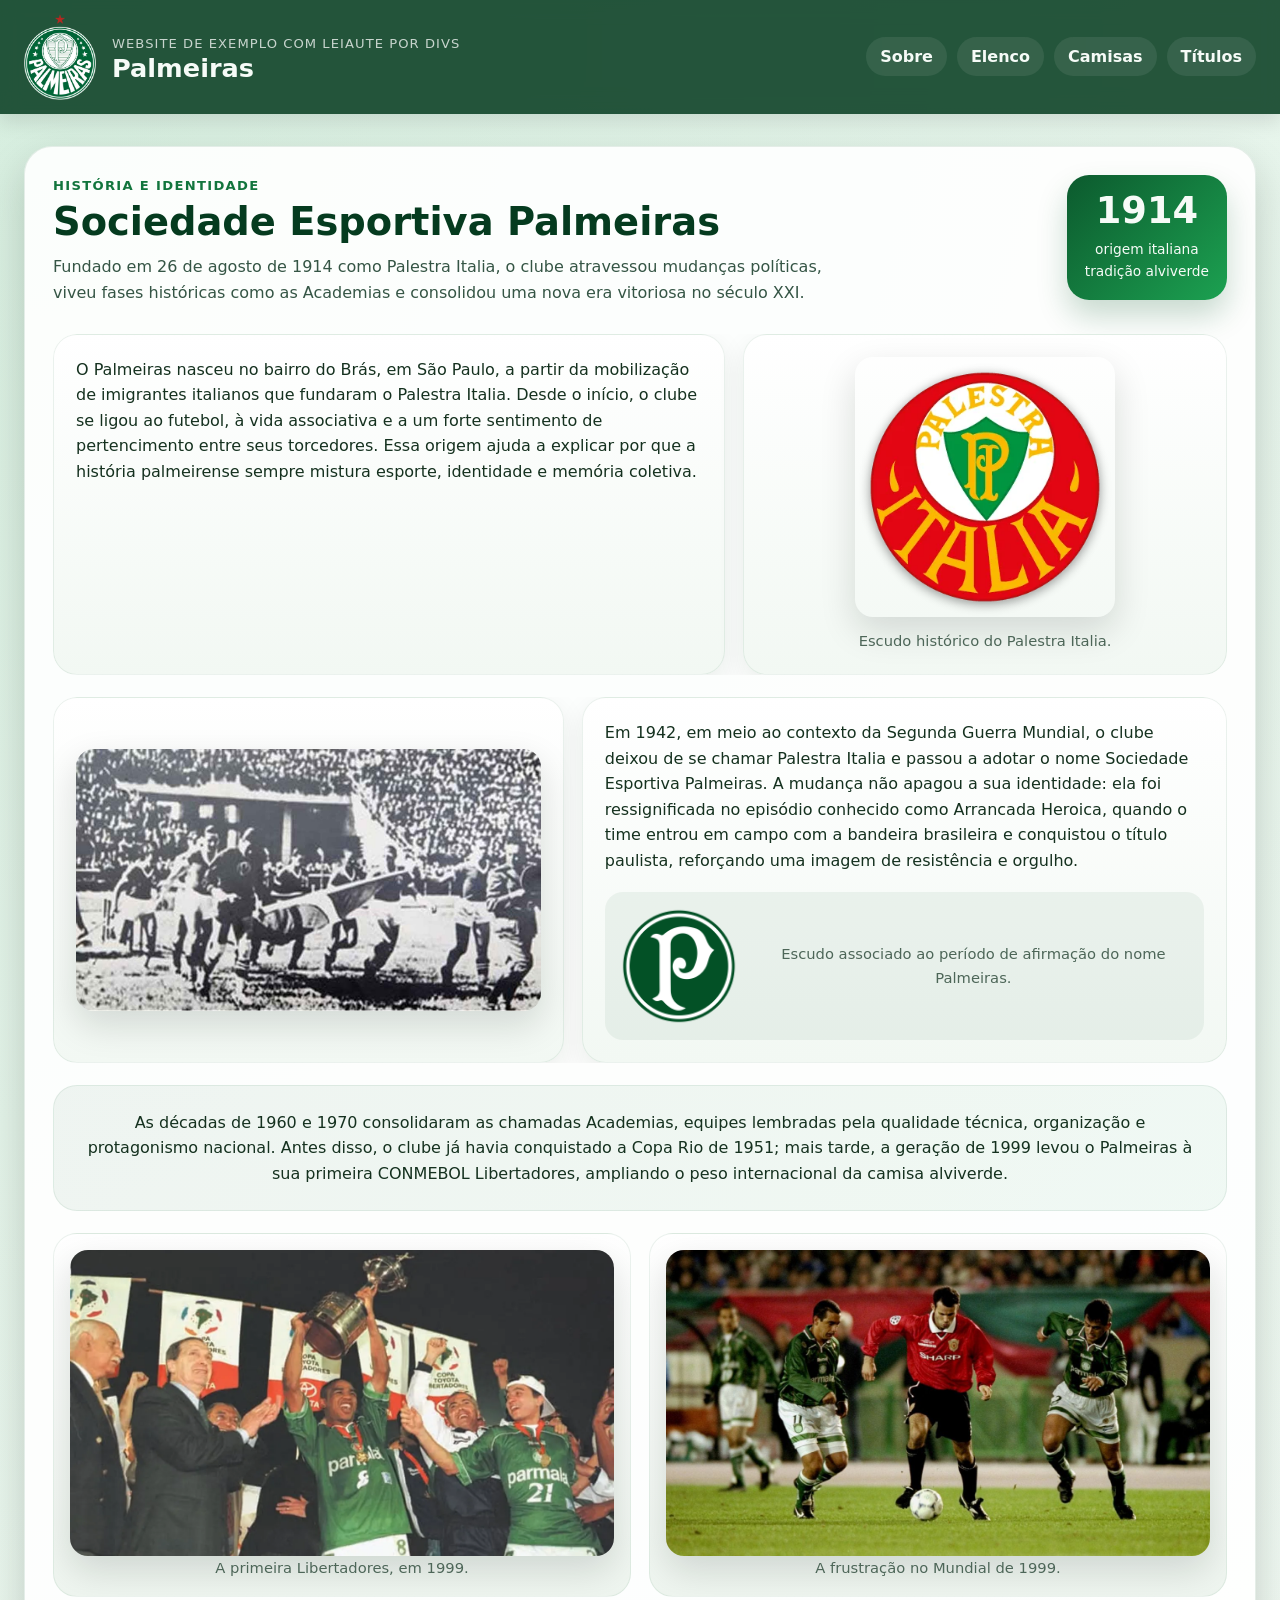
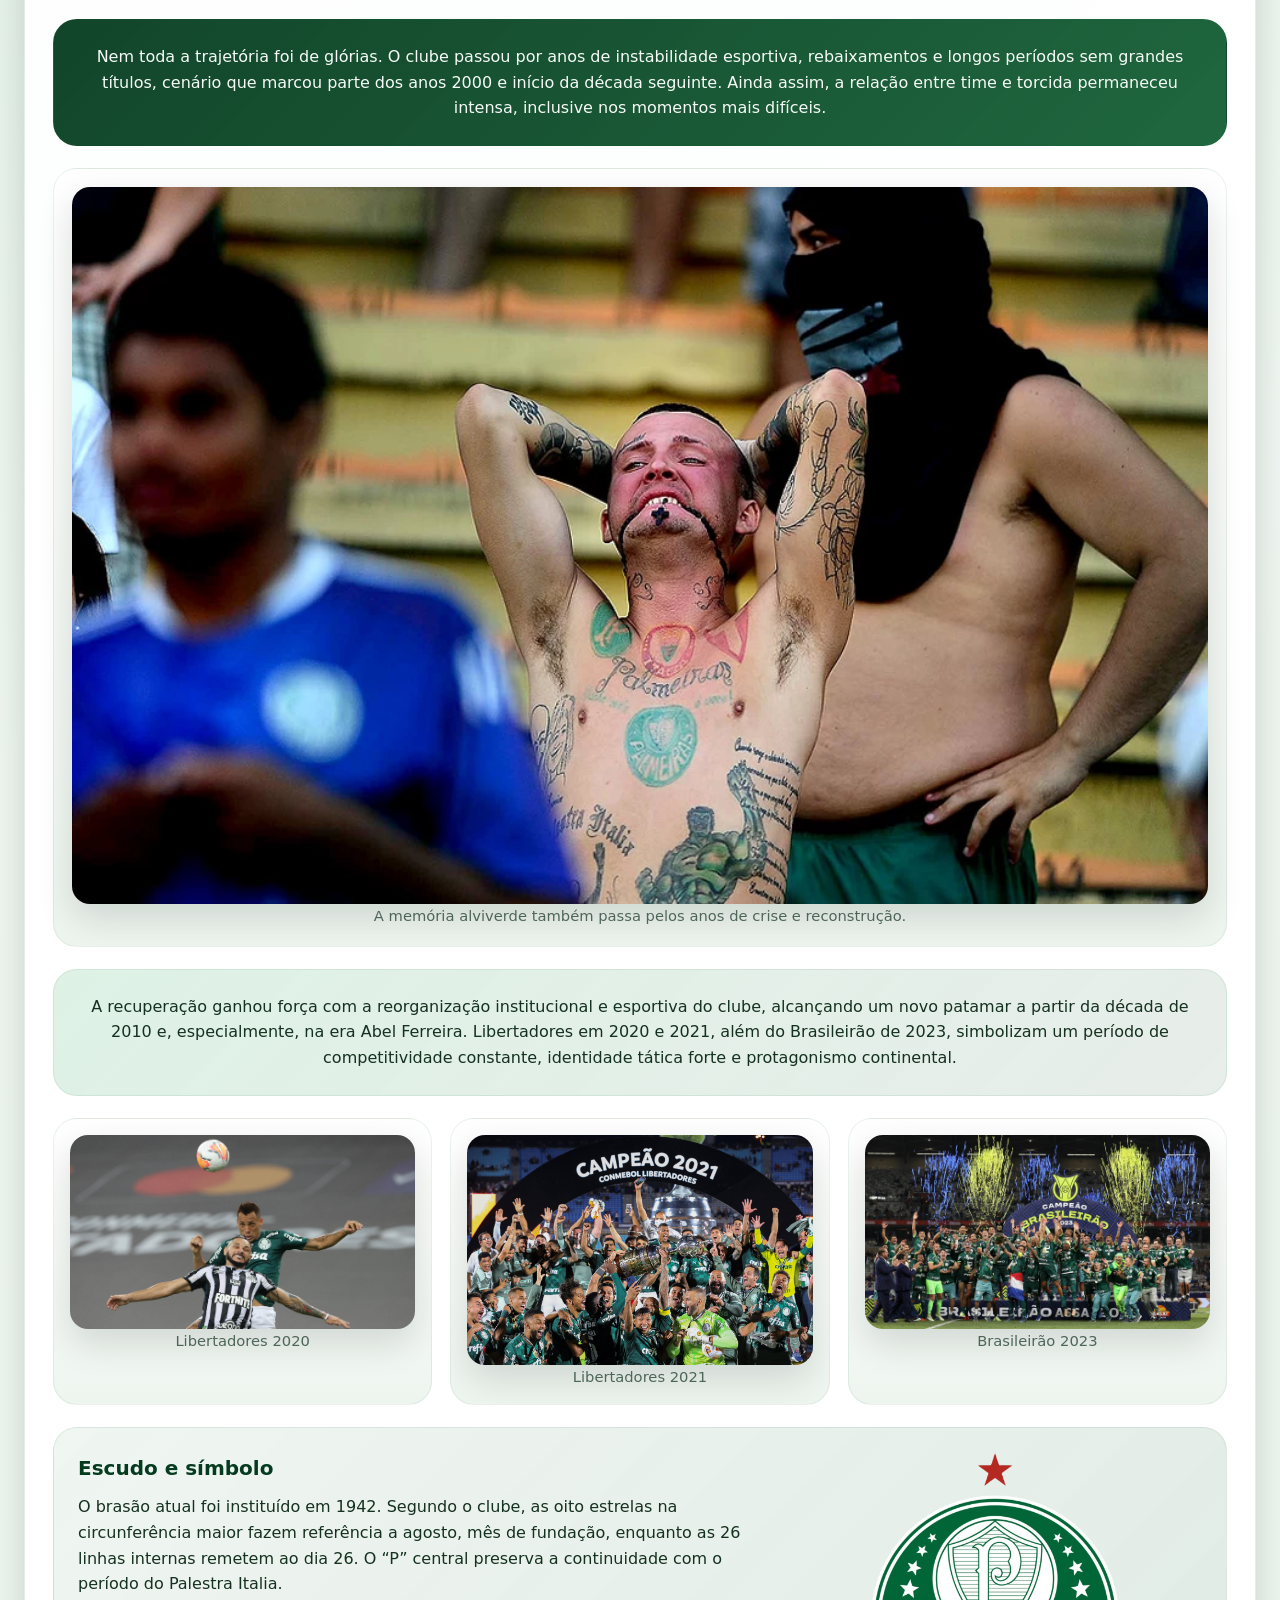
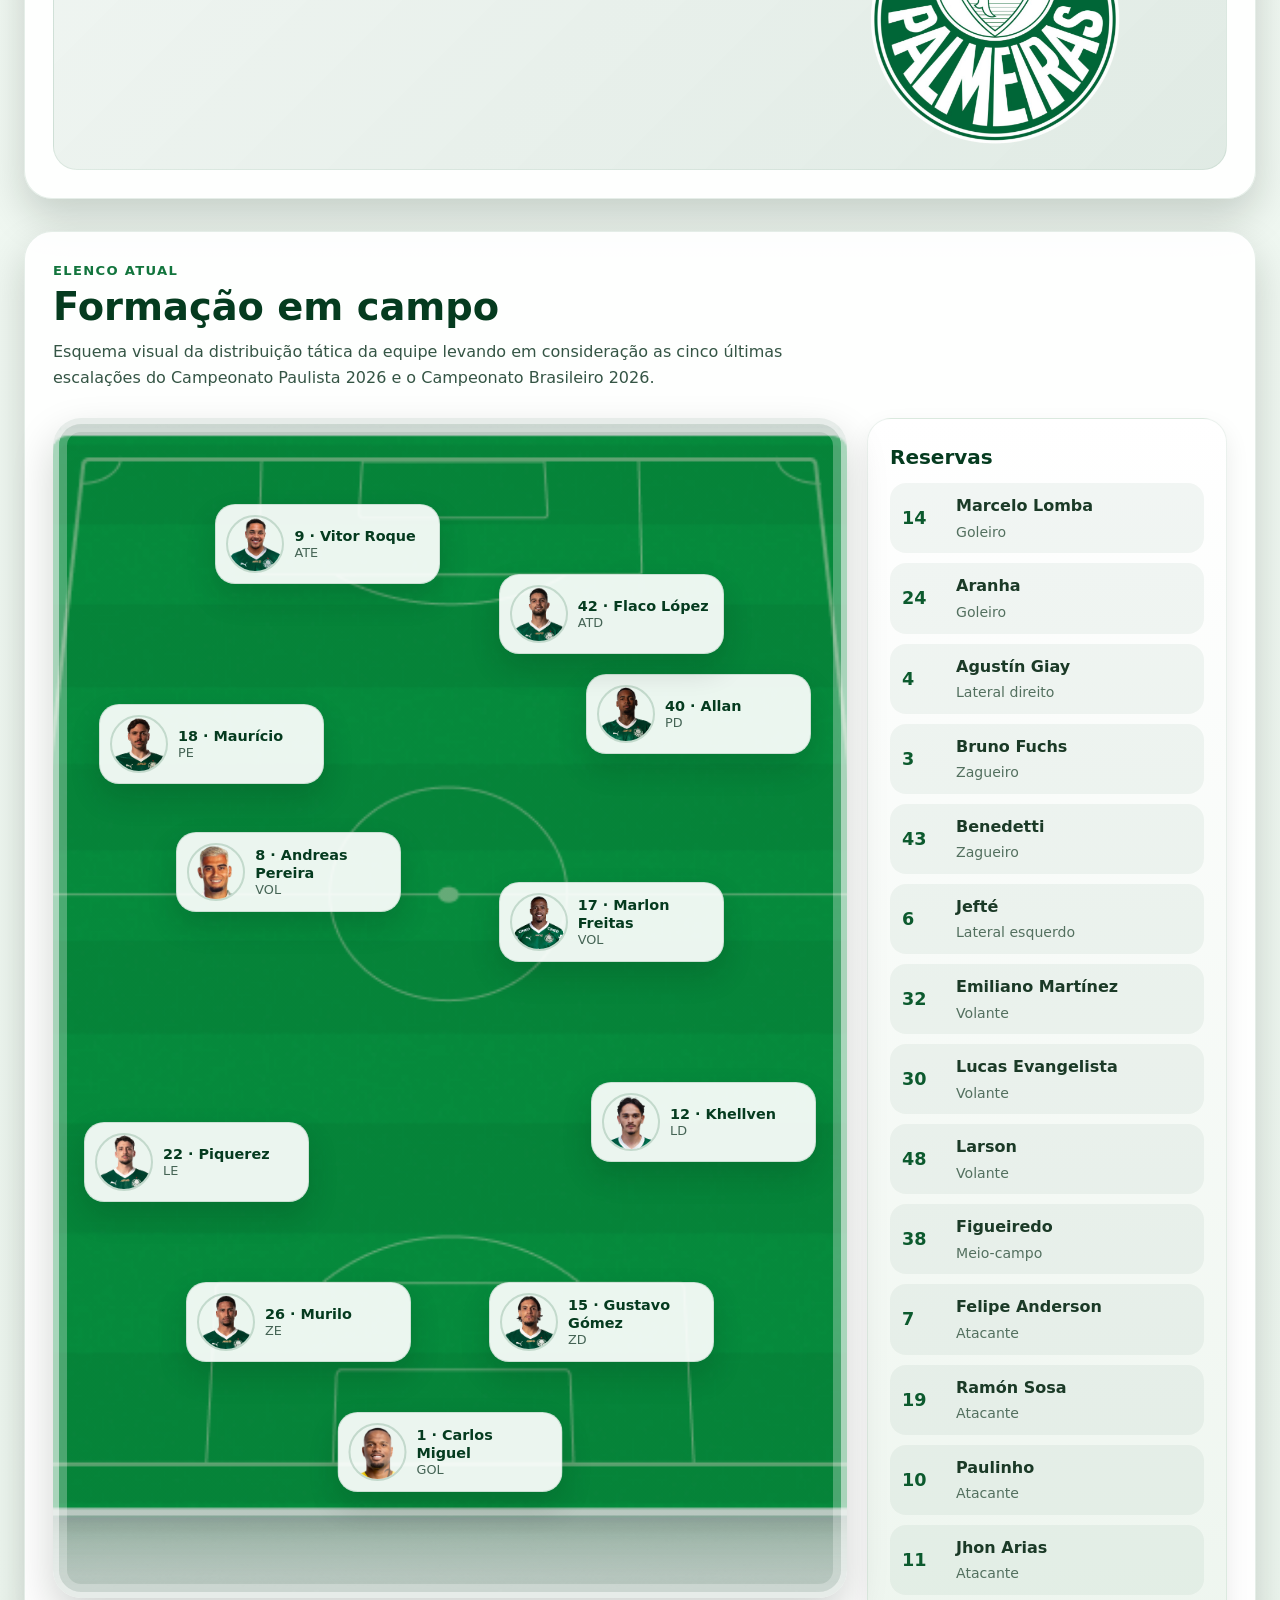
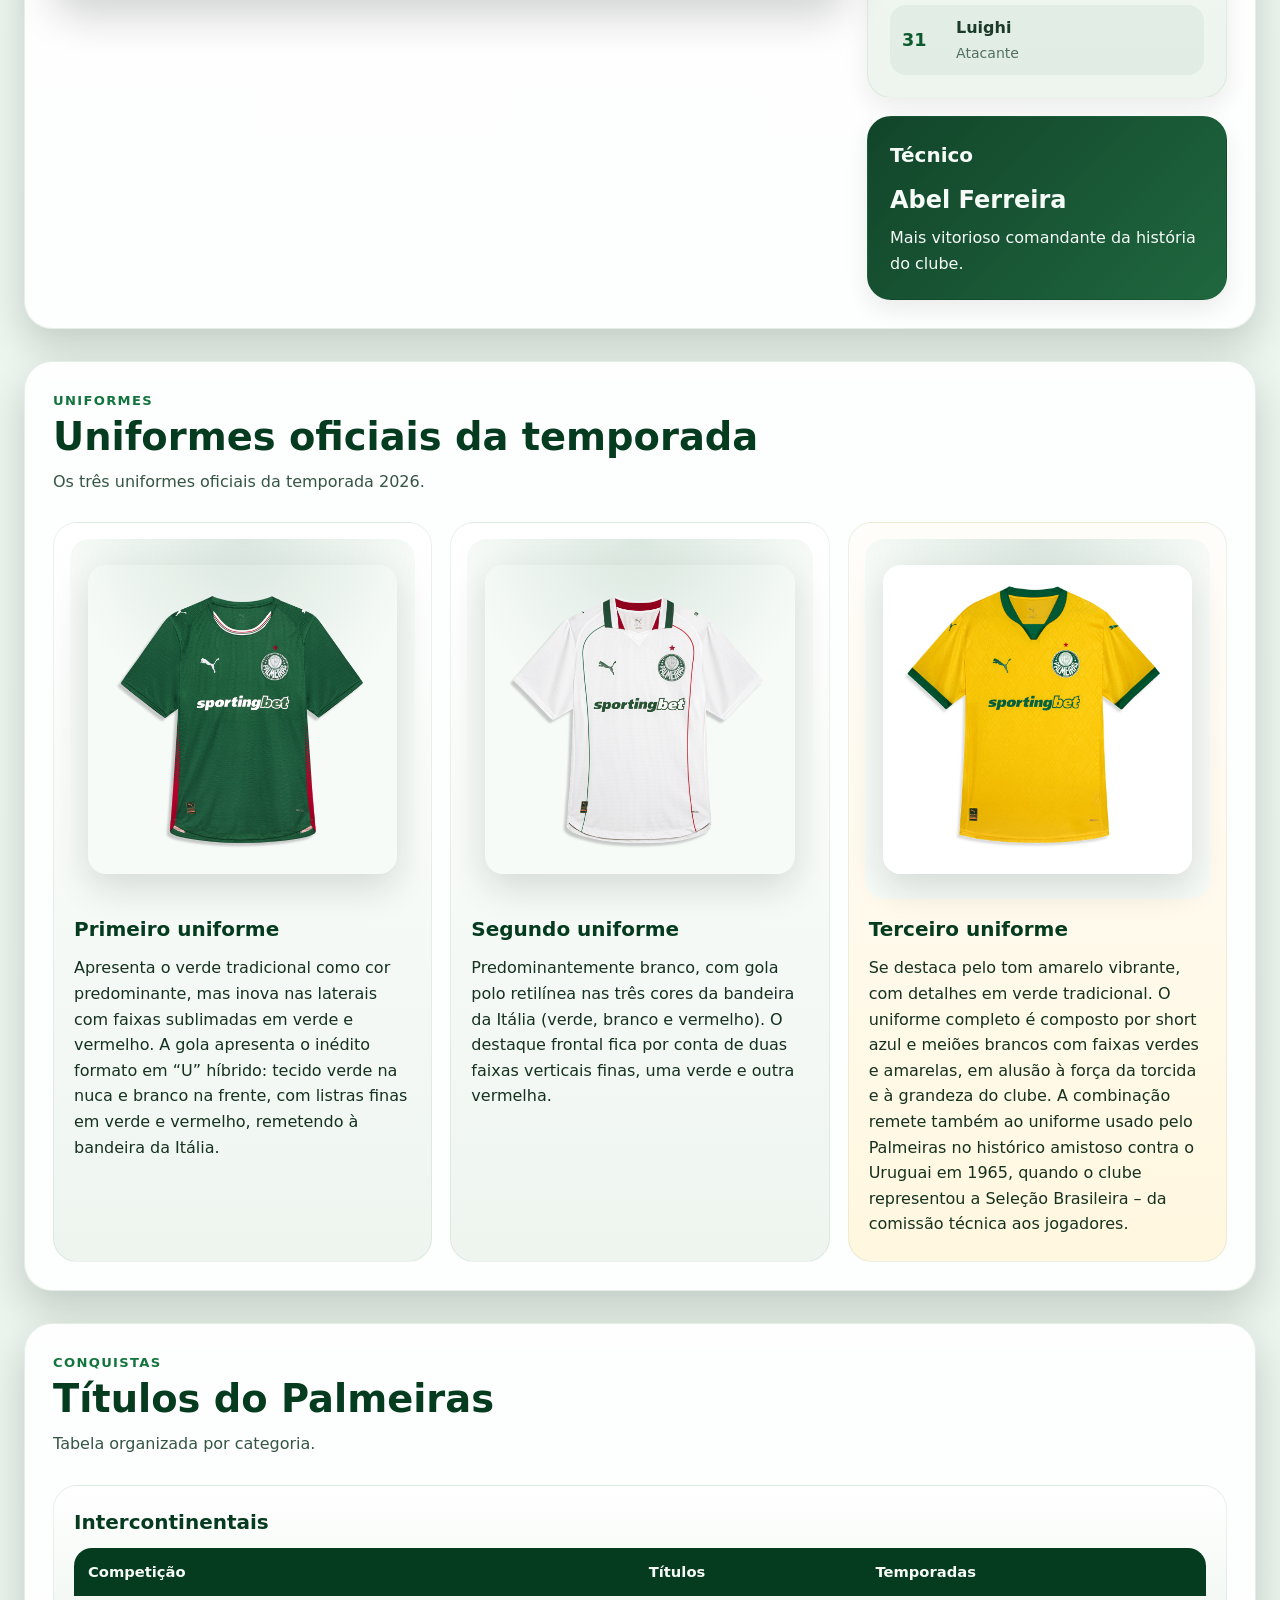
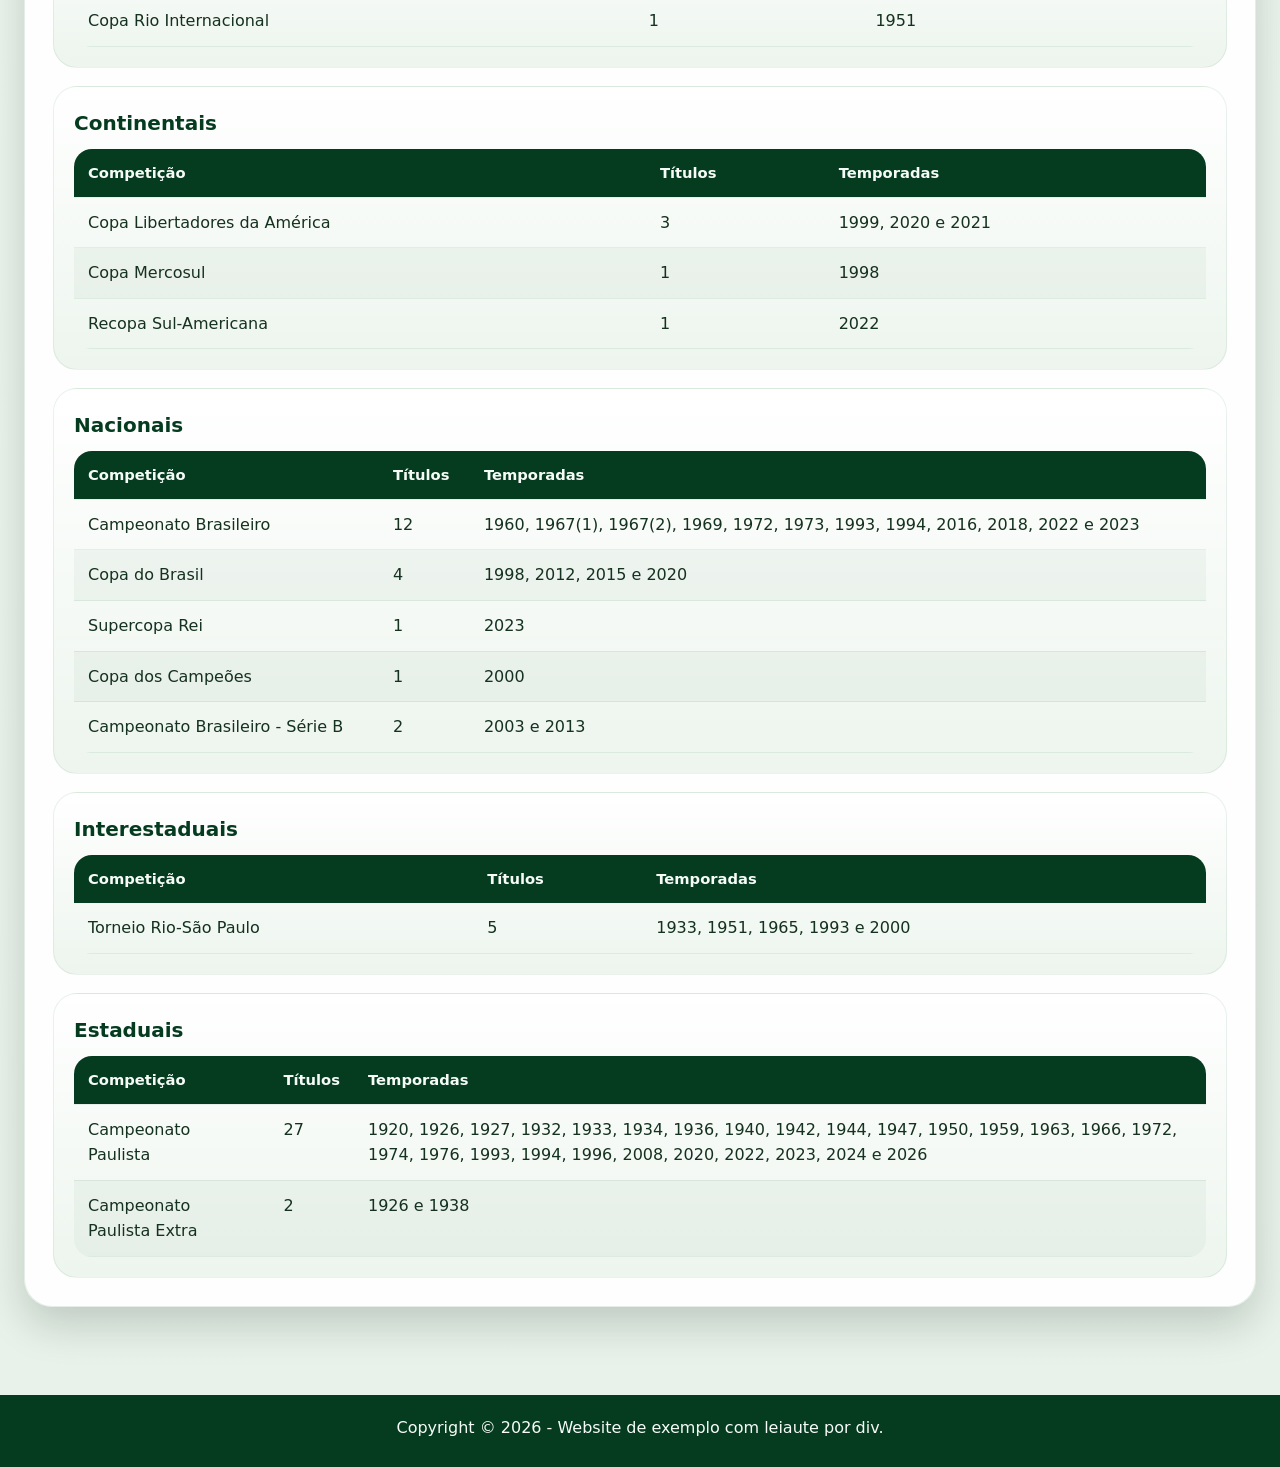
<file: aulas/03-aula-3-leiautes-divs/index.html>
<!doctype html>
<html lang="pt-br">
  <head>
    <meta charset="utf-8" />
    <meta name="viewport" content="width=device-width, initial-scale=1.0" />
    <title>Palmeiras</title>
    <link rel="stylesheet" href="style.css" />
  </head>

  <body>
    <header>
      <div class="topo">
        <div class="marca">
          <img
            class="logo-img"
            src="assets/escudos/escudo_atual.png"
            alt="Escudo atual do Palmeiras"
          />
          <div class="marca-texto">
            <p class="marca-kicker">Website de exemplo com leiaute por divs</p>
            <h1>Palmeiras</h1>
          </div>
        </div>
        <div class="menu-area">
          <nav>
            <ul class="menu-lista">
              <li><a href="#sobre">Sobre</a></li>
              <li><a href="#elenco">Elenco</a></li>
              <li><a href="#camisas">Camisas</a></li>
              <li><a href="#titulos">Títulos</a></li>
            </ul>
          </nav>
        </div>
      </div>
    </header>

    <main>
      <section id="sobre">
        <div class="secao-cabecalho">
          <div class="secao-titulo-box">
            <p class="secao-kicker">História e identidade</p>
            <h2>Sociedade Esportiva Palmeiras</h2>
            <p class="secao-resumo">
              Fundado em 26 de agosto de 1914 como Palestra Italia, o clube
              atravessou mudanças políticas, viveu fases históricas como as
              Academias e consolidou uma nova era vitoriosa no século XXI.
            </p>
          </div>
          <div class="secao-badge">
            <div class="badge-numero">1914</div>
            <div class="badge-texto">
              origem italiana<br />tradição alviverde
            </div>
          </div>
        </div>

        <div class="sobre-grid">
          <div class="bloco-texto bloco-duplo">
            <div class="bloco-coluna bloco-coluna-texto">
              <p>
                O Palmeiras nasceu no bairro do Brás, em São Paulo, a partir da
                mobilização de imigrantes italianos que fundaram o Palestra
                Italia. Desde o início, o clube se ligou ao futebol, à vida
                associativa e a um forte sentimento de pertencimento entre seus
                torcedores. Essa origem ajuda a explicar por que a história
                palmeirense sempre mistura esporte, identidade e memória
                coletiva.
              </p>
            </div>
            <div
              class="bloco-coluna bloco-coluna-imagem bloco-coluna-imagem-logo"
            >
              <img
                src="assets/escudos/escudo_1914.png"
                alt="Escudo histórico do Palestra Italia"
              />
              <p class="legenda">Escudo histórico do Palestra Italia.</p>
            </div>
          </div>

          <div class="bloco-texto bloco-duplo bloco-reverso">
            <div class="bloco-coluna bloco-coluna-imagem">
              <img
                src="assets/arrancada_heroica.jpeg"
                alt="Equipe do Palmeiras na Arrancada Heroica de 1942"
              />
            </div>
            <div class="bloco-coluna bloco-coluna-texto">
              <p>
                Em 1942, em meio ao contexto da Segunda Guerra Mundial, o clube
                deixou de se chamar Palestra Italia e passou a adotar o nome
                Sociedade Esportiva Palmeiras. A mudança não apagou a sua
                identidade: ela foi ressignificada no episódio conhecido como
                Arrancada Heroica, quando o time entrou em campo com a bandeira
                brasileira e conquistou o título paulista, reforçando uma imagem
                de resistência e orgulho.
              </p>
              <div class="mini-escudo-box">
                <img
                  src="assets/escudos/escudo_1942.png"
                  alt="Escudo do Palmeiras adotado após a mudança de nome em 1942"
                />
                <p class="legenda">
                  Escudo associado ao período de afirmação do nome Palmeiras.
                </p>
              </div>
            </div>
          </div>

          <div class="bloco-centralizado bloco-texto-central">
            <p>
              As décadas de 1960 e 1970 consolidaram as chamadas Academias,
              equipes lembradas pela qualidade técnica, organização e
              protagonismo nacional. Antes disso, o clube já havia conquistado a
              Copa Rio de 1951; mais tarde, a geração de 1999 levou o Palmeiras
              à sua primeira CONMEBOL Libertadores, ampliando o peso
              internacional da camisa alviverde.
            </p>
          </div>
          <div class="galeria-dupla">
            <div class="galeria-card">
              <img
                src="assets/libertadores_99.jpeg"
                alt="Conquista da Libertadores de 1999 pelo Palmeiras"
              />
              <p class="legenda">A primeira Libertadores, em 1999.</p>
            </div>
            <div class="galeria-card">
              <img
                src="assets/derrota_mundial_99.jpg"
                alt="Imagem da derrota do Palmeiras para o Manchester United no Mundial de 1999"
              />
              <p class="legenda">A frustração no Mundial de 1999.</p>
            </div>
          </div>

          <div class="bloco-centralizado bloco-texto-central bloco-escuro">
            <p>
              Nem toda a trajetória foi de glórias. O clube passou por anos de
              instabilidade esportiva, rebaixamentos e longos períodos sem
              grandes títulos, cenário que marcou parte dos anos 2000 e início
              da década seguinte. Ainda assim, a relação entre time e torcida
              permaneceu intensa, inclusive nos momentos mais difíceis.
            </p>
          </div>
          <div class="imagem-larga-box">
            <img
              src="assets/torcida_sofrendo.jpg"
              alt="Torcedor do Palmeiras em momento de sofrimento nas arquibancadas"
            />
            <p class="legenda">
              A memória alviverde também passa pelos anos de crise e
              reconstrução.
            </p>
          </div>

          <div class="bloco-centralizado bloco-texto-central destaque-verde">
            <p>
              A recuperação ganhou força com a reorganização institucional e
              esportiva do clube, alcançando um novo patamar a partir da década
              de 2010 e, especialmente, na era Abel Ferreira. Libertadores em
              2020 e 2021, além do Brasileirão de 2023, simbolizam um período de
              competitividade constante, identidade tática forte e protagonismo
              continental.
            </p>
          </div>
          <div class="galeria-tripla">
            <div class="galeria-card pequeno-hover">
              <img
                src="assets/libertadores_20.jpg"
                alt="Conquista da Libertadores de 2020 pelo Palmeiras"
              />
              <p class="legenda">Libertadores 2020</p>
            </div>
            <div class="galeria-card pequeno-hover">
              <img
                src="assets/libertadores_21.jpg"
                alt="Conquista da Libertadores de 2021 pelo Palmeiras"
              />
              <p class="legenda">Libertadores 2021</p>
            </div>
            <div class="galeria-card pequeno-hover">
              <img
                src="assets/brasileirão_2023.jpg"
                alt="Conquista do Campeonato Brasileiro de 2023 pelo Palmeiras"
              />
              <p class="legenda">Brasileirão 2023</p>
            </div>
          </div>

          <div class="simbolos-box">
            <div class="simbolos-texto">
              <h3>Escudo e símbolo</h3>
              <p>
                O brasão atual foi instituído em 1942. Segundo o clube, as oito
                estrelas na circunferência maior fazem referência a agosto, mês
                de fundação, enquanto as 26 linhas internas remetem ao dia 26. O
                “P” central preserva a continuidade com o período do Palestra
                Italia.
              </p>
            </div>
            <div class="simbolos-imagem">
              <img
                src="assets/escudos/escudo_atual.png"
                alt="Escudo atual do Palmeiras"
              />
            </div>
          </div>
        </div>
      </section>

      <section id="elenco">
        <div class="secao-cabecalho">
          <div class="secao-titulo-box">
            <p class="secao-kicker">Elenco atual</p>
            <h2>Formação em campo</h2>
            <p class="secao-resumo">
              Esquema visual da distribuição tática da equipe levando em
              consideração as cinco últimas escalações do Campeonato Paulista
              2026 e o Campeonato Brasileiro 2026.
            </p>
          </div>
        </div>

        <div class="elenco-layout">
          <div class="campo-area">
            <div class="campo">
              <div class="jogador-card jogador-goleiro">
                <div class="jogador-foto">
                  <img src="assets/jogadores/carlos.png" alt="Carlos Miguel" />
                </div>
                <div class="jogador-info">
                  <strong>1 · Carlos Miguel</strong><span>GOL</span>
                </div>
              </div>
              <div class="jogador-card jogador-ld">
                <div class="jogador-foto">
                  <img src="assets/jogadores/khellven.png" alt="Khellven" />
                </div>
                <div class="jogador-info">
                  <strong>12 · Khellven</strong><span>LD</span>
                </div>
              </div>
              <div class="jogador-card jogador-zd">
                <div class="jogador-foto">
                  <img
                    src="assets/jogadores/gustavo_gomez.png"
                    alt="Gustavo Gómez"
                  />
                </div>
                <div class="jogador-info">
                  <strong>15 · Gustavo Gómez</strong><span>ZD</span>
                </div>
              </div>
              <div class="jogador-card jogador-ze">
                <div class="jogador-foto">
                  <img src="assets/jogadores/murilo.png" alt="Murilo" />
                </div>
                <div class="jogador-info">
                  <strong>26 · Murilo</strong><span>ZE</span>
                </div>
              </div>
              <div class="jogador-card jogador-le">
                <div class="jogador-foto">
                  <img
                    src="assets/jogadores/piquerez.png"
                    alt="Joaquín Piquerez"
                  />
                </div>
                <div class="jogador-info">
                  <strong>22 · Piquerez</strong><span>LE</span>
                </div>
              </div>
              <div class="jogador-card jogador-vol-1">
                <div class="jogador-foto">
                  <img src="assets/jogadores/marlon.png" alt="Marlon Freitas" />
                </div>
                <div class="jogador-info">
                  <strong>17 · Marlon Freitas</strong><span>VOL</span>
                </div>
              </div>
              <div class="jogador-card jogador-vol-2">
                <div class="jogador-foto">
                  <img
                    src="assets/jogadores/andreas.png"
                    alt="Andreas Pereira"
                  />
                </div>
                <div class="jogador-info">
                  <strong>8 · Andreas Pereira</strong><span>VOL</span>
                </div>
              </div>
              <div class="jogador-card jogador-pe">
                <div class="jogador-foto">
                  <img src="assets/jogadores/mauricio.png" alt="Maurício" />
                </div>
                <div class="jogador-info">
                  <strong>18 · Maurício</strong><span>PE</span>
                </div>
              </div>
              <div class="jogador-card jogador-pd">
                <div class="jogador-foto">
                  <img src="assets/jogadores/allan.png" alt="Allan" />
                </div>
                <div class="jogador-info">
                  <strong>40 · Allan</strong><span>PD</span>
                </div>
              </div>
              <div class="jogador-card jogador-at-1">
                <div class="jogador-foto">
                  <img src="assets/jogadores/flaco.png" alt="Flaco López" />
                </div>
                <div class="jogador-info">
                  <strong>42 · Flaco López</strong><span>ATD</span>
                </div>
              </div>
              <div class="jogador-card jogador-at-2">
                <div class="jogador-foto">
                  <img src="assets/jogadores/vitor.png" alt="Vitor Roque" />
                </div>
                <div class="jogador-info">
                  <strong>9 · Vitor Roque</strong><span>ATE</span>
                </div>
              </div>
            </div>
          </div>

          <div class="banco-area">
            <div class="banco-box">
              <h3>Reservas</h3>
              <div class="reservas-grid">
                <div class="reserva-item">
                  <strong>14</strong><span>Marcelo Lomba</span><em>Goleiro</em>
                </div>
                <div class="reserva-item">
                  <strong>24</strong><span>Aranha</span><em>Goleiro</em>
                </div>
                <div class="reserva-item">
                  <strong>4</strong><span>Agustín Giay</span
                  ><em>Lateral direito</em>
                </div>
                <div class="reserva-item">
                  <strong>3</strong><span>Bruno Fuchs</span><em>Zagueiro</em>
                </div>
                <div class="reserva-item">
                  <strong>43</strong><span>Benedetti</span><em>Zagueiro</em>
                </div>
                <div class="reserva-item">
                  <strong>6</strong><span>Jefté</span><em>Lateral esquerdo</em>
                </div>
                <div class="reserva-item">
                  <strong>32</strong><span>Emiliano Martínez</span
                  ><em>Volante</em>
                </div>
                <div class="reserva-item">
                  <strong>30</strong><span>Lucas Evangelista</span
                  ><em>Volante</em>
                </div>
                <div class="reserva-item">
                  <strong>48</strong><span>Larson</span><em>Volante</em>
                </div>
                <div class="reserva-item">
                  <strong>38</strong><span>Figueiredo</span><em>Meio-campo</em>
                </div>
                <div class="reserva-item">
                  <strong>7</strong><span>Felipe Anderson</span
                  ><em>Atacante</em>
                </div>
                <div class="reserva-item">
                  <strong>19</strong><span>Ramón Sosa</span><em>Atacante</em>
                </div>
                <div class="reserva-item">
                  <strong>10</strong><span>Paulinho</span><em>Atacante</em>
                </div>
                <div class="reserva-item">
                  <strong>11</strong><span>Jhon Arias</span><em>Atacante</em>
                </div>
                <div class="reserva-item">
                  <strong>31</strong><span>Luighi</span><em>Atacante</em>
                </div>
              </div>
            </div>
            <div class="tecnico-box">
              <h3>Técnico</h3>
              <p>Abel Ferreira</p>
              <span>Mais vitorioso comandante da história do clube.</span>
            </div>
          </div>
        </div>
      </section>

      <section id="camisas">
        <div class="secao-cabecalho">
          <div class="secao-titulo-box">
            <p class="secao-kicker">Uniformes</p>
            <h2>Uniformes oficiais da temporada</h2>
            <p class="secao-resumo">
              Os três uniformes oficiais da temporada 2026.
            </p>
          </div>
        </div>

        <div class="camisas-grid">
          <div class="camisa-card">
            <div class="camisa-imagem">
              <img
                src="assets/camisas/camisa_1.png"
                alt="Camisa 1 do Palmeiras"
              />
            </div>
            <div class="camisa-legenda">
              <h3>Primeiro uniforme</h3>
              <p>
                Apresenta o verde tradicional como cor predominante, mas inova
                nas laterais com faixas sublimadas em verde e vermelho. A gola
                apresenta o inédito formato em “U” híbrido: tecido verde na nuca
                e branco na frente, com listras finas em verde e vermelho,
                remetendo à bandeira da Itália.
              </p>
            </div>
          </div>
          <div class="camisa-card">
            <div class="camisa-imagem">
              <img
                src="assets/camisas/camisa_2.png"
                alt="Camisa 2 do Palmeiras"
              />
            </div>
            <div class="camisa-legenda">
              <h3>Segundo uniforme</h3>
              <p>
                Predominantemente branco, com gola polo retilínea nas três cores
                da bandeira da Itália (verde, branco e vermelho). O destaque
                frontal fica por conta de duas faixas verticais finas, uma verde
                e outra vermelha.
              </p>
            </div>
          </div>
          <div class="camisa-card destaque-dourado">
            <div class="camisa-imagem">
              <img
                src="assets/camisas/camisa_3.jpeg"
                alt="Camisa 3 do Palmeiras"
              />
            </div>
            <div class="camisa-legenda">
              <h3>Terceiro uniforme</h3>
              <p>
                Se destaca pelo tom amarelo vibrante, com detalhes em verde
                tradicional. O uniforme completo é composto por short azul e
                meiões brancos com faixas verdes e amarelas, em alusão à força
                da torcida e à grandeza do clube. A combinação remete também ao
                uniforme usado pelo Palmeiras no histórico amistoso contra o
                Uruguai em 1965, quando o clube representou a Seleção Brasileira
                – da comissão técnica aos jogadores.
              </p>
            </div>
          </div>
        </div>
      </section>

      <section id="titulos">
        <div class="secao-cabecalho">
          <div class="secao-titulo-box">
            <p class="secao-kicker">Conquistas</p>
            <h2>Títulos do Palmeiras</h2>
            <p class="secao-resumo">Tabela organizada por categoria.</p>
          </div>
        </div>

        <div class="tabelas-titulos">
          <div class="tabela-box">
            <h3>Intercontinentais</h3>
            <table>
              <thead>
                <tr>
                  <th>Competição</th>
                  <th>Títulos</th>
                  <th>Temporadas</th>
                </tr>
              </thead>
              <tbody>
                <tr>
                  <td>Copa Rio Internacional</td>
                  <td>1</td>
                  <td>1951</td>
                </tr>
              </tbody>
            </table>
          </div>
          <div class="tabela-box">
            <h3>Continentais</h3>
            <table>
              <thead>
                <tr>
                  <th>Competição</th>
                  <th>Títulos</th>
                  <th>Temporadas</th>
                </tr>
              </thead>
              <tbody>
                <tr>
                  <td>Copa Libertadores da América</td>
                  <td>3</td>
                  <td>1999, 2020 e 2021</td>
                </tr>
                <tr>
                  <td>Copa Mercosul</td>
                  <td>1</td>
                  <td>1998</td>
                </tr>
                <tr>
                  <td>Recopa Sul-Americana</td>
                  <td>1</td>
                  <td>2022</td>
                </tr>
              </tbody>
            </table>
          </div>
          <div class="tabela-box">
            <h3>Nacionais</h3>
            <table>
              <thead>
                <tr>
                  <th>Competição</th>
                  <th>Títulos</th>
                  <th>Temporadas</th>
                </tr>
              </thead>
              <tbody>
                <tr>
                  <td>Campeonato Brasileiro</td>
                  <td>12</td>
                  <td>
                    1960, 1967(1), 1967(2), 1969, 1972, 1973, 1993, 1994, 2016,
                    2018, 2022 e 2023
                  </td>
                </tr>
                <tr>
                  <td>Copa do Brasil</td>
                  <td>4</td>
                  <td>1998, 2012, 2015 e 2020</td>
                </tr>
                <tr>
                  <td>Supercopa Rei</td>
                  <td>1</td>
                  <td>2023</td>
                </tr>
                <tr>
                  <td>Copa dos Campeões</td>
                  <td>1</td>
                  <td>2000</td>
                </tr>
                <tr>
                  <td>Campeonato Brasileiro - Série B</td>
                  <td>2</td>
                  <td>2003 e 2013</td>
                </tr>
              </tbody>
            </table>
          </div>
          <div class="tabela-box tabela-menor">
            <h3>Interestaduais</h3>
            <table>
              <thead>
                <tr>
                  <th>Competição</th>
                  <th>Títulos</th>
                  <th>Temporadas</th>
                </tr>
              </thead>
              <tbody>
                <tr>
                  <td>Torneio Rio-São Paulo</td>
                  <td>5</td>
                  <td>1933, 1951, 1965, 1993 e 2000</td>
                </tr>
              </tbody>
            </table>
          </div>
          <div class="tabela-box tabela-grande">
            <h3>Estaduais</h3>
            <table>
              <thead>
                <tr>
                  <th>Competição</th>
                  <th>Títulos</th>
                  <th>Temporadas</th>
                </tr>
              </thead>
              <tbody>
                <tr>
                  <td>Campeonato Paulista</td>
                  <td>27</td>
                  <td>
                    1920, 1926, 1927, 1932, 1933, 1934, 1936, 1940, 1942, 1944,
                    1947, 1950, 1959, 1963, 1966, 1972, 1974, 1976, 1993, 1994,
                    1996, 2008, 2020, 2022, 2023, 2024 e 2026
                  </td>
                </tr>
                <tr>
                  <td>Campeonato Paulista Extra</td>
                  <td>2</td>
                  <td>1926 e 1938</td>
                </tr>
              </tbody>
            </table>
          </div>
        </div>
      </section>
    </main>

    <footer>
      <div class="footer-conteudo">
        <p>Copyright © 2026 - Website de exemplo com leiaute por div.</p>
      </div>
    </footer>
  </body>
</html>
</file>
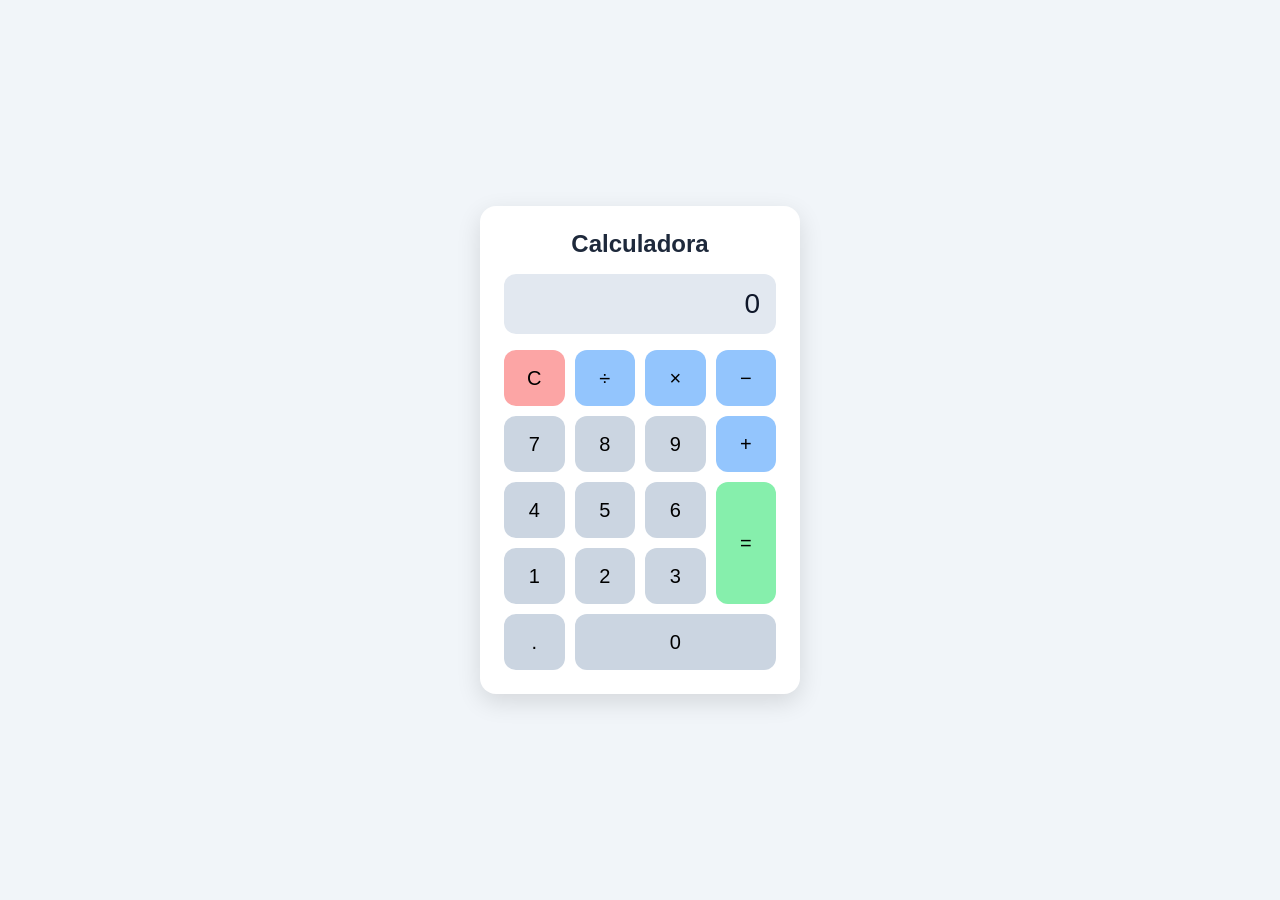
<file: aulas/05-aula-5-calculadora-javascript/index.html>
<!DOCTYPE html>
<html lang="pt-BR">

<head>
    <meta charset="UTF-8">
    <meta name="viewport" content="width=device-width, initial-scale=1.0">
    <title>Calculadora</title>
    <link rel="stylesheet" href="style.css">
</head>

<body>
    <main class="calculadora">
        <h1>Calculadora</h1>

        <input type="text" id="display" class="display" value="0" readonly>

        <div class="botoes">
            <button class="botao ac" data-valor="C">C</button>
            <button class="botao operador" data-valor="/">÷</button>
            <button class="botao operador" data-valor="*">×</button>
            <button class="botao operador" data-valor="-">−</button>

            <button class="botao" data-valor="7">7</button>
            <button class="botao" data-valor="8">8</button>
            <button class="botao" data-valor="9">9</button>
            <button class="botao operador" data-valor="+">+</button>

            <button class="botao" data-valor="4">4</button>
            <button class="botao" data-valor="5">5</button>
            <button class="botao" data-valor="6">6</button>
            <button class="botao igual" data-valor="=">=</button>

            <button class="botao" data-valor="1">1</button>
            <button class="botao" data-valor="2">2</button>
            <button class="botao" data-valor="3">3</button>
            <button class="botao" data-valor=".">.</button>

            <button class="botao zero" data-valor="0">0</button>
        </div>
    </main>

    <!-- <script src="script-estruturado.js"></script> -->
    <!-- <script src="script-oo.js"></script> -->
</body>

</html>
</file>
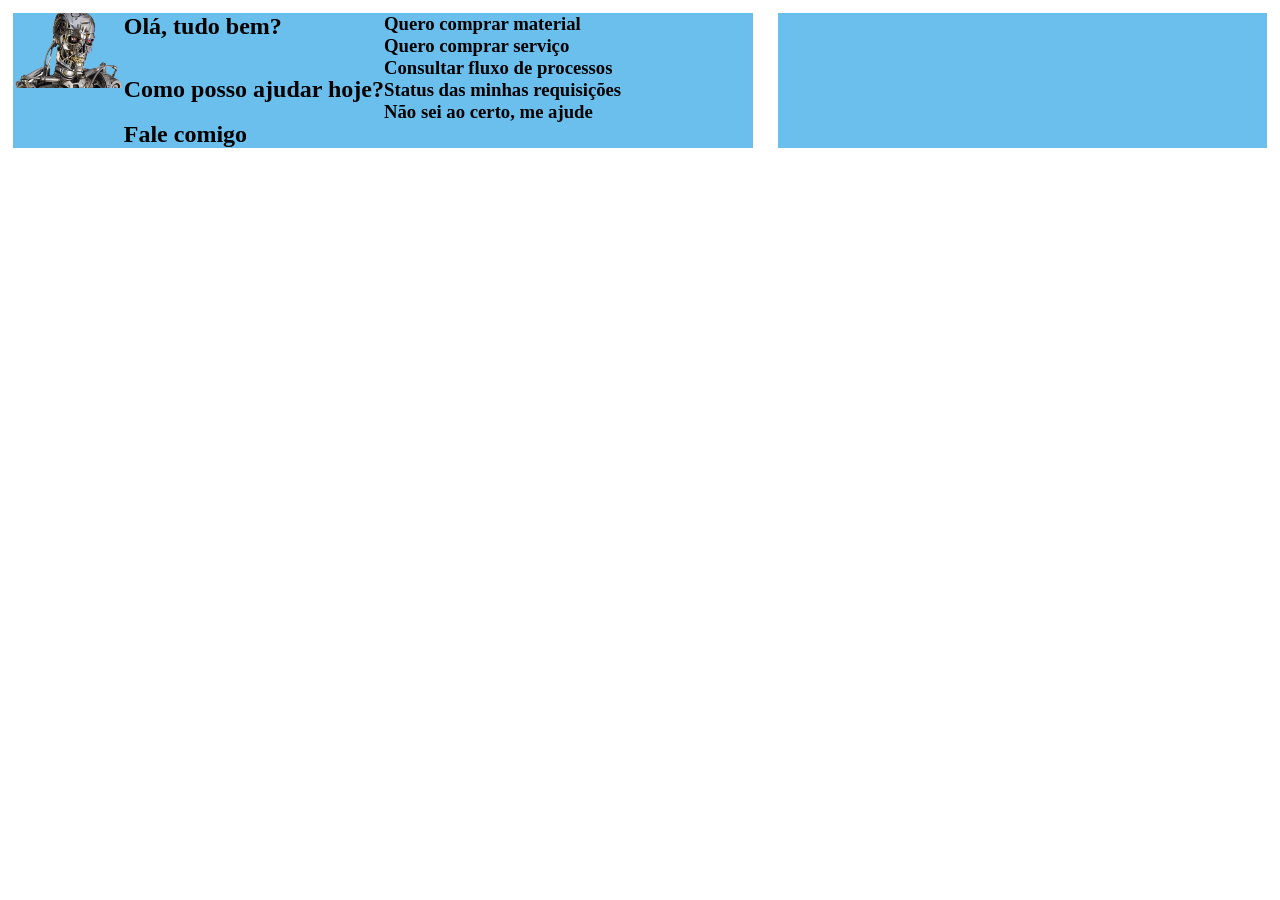
<file: atividades/04-atividade-4-replicacao-tela/tela_2.html>
<!DOCTYPE html>
<html lang="pt-br">

<head>
    <meta charset="UTF-8" />
    <meta name="viewport" content="width=device-width, initial-scale=1.0" />
    <link rel="stylesheet" href="https://cdn.jsdelivr.net/npm/bootstrap-icons@1.11.3/font/bootstrap-icons.css">
    <link rel="stylesheet" href="https://cdnjs.cloudflare.com/ajax/libs/font-awesome/6.5.1/css/all.min.css">
    <link rel="stylesheet" href="tela_2.css">
    <title>Tela 2</title>
</head>

<body>
    <section>
        <div class="esquerda">
            <div id="logo-robo">
                <img src="assets/robo.png">
            </div>
            <div id="bem-vindo">
                <h1>Olá, tudo bem?</h1>
                <br>
                <br>
                <h1>Como posso ajudar hoje?</h1>
                <br>
                <h2>Fale comigo</h2>
            </div>
            <div id="menu">
                <h3>Quero comprar material</h3>
                <h3>Quero comprar serviço</h3>
                <h3>Consultar fluxo de processos</h3>
                <h3>Status das minhas requisições</h3>
                <h3>Não sei ao certo, me ajude</h3>
            </div>
        </div>

        <div class="direita">

        </div>
    </section>

    <section>

    </section>

    <section>

    </section>
</body>

</html>
</file>
<file: [004]_atividade_2_site_do_gremio/style.css>
body {
  margin: 0px;
  padding: 0px;
  background-color: rgb(111, 163, 246);
  font-family: "Segoe UI", Tahoma, Geneva, Verdana, sans-serif;
}

#icon {
  width: 62px;
}

#links {
  padding-right: 10px;
}

#navbar {
  display: flex;
  justify-content: space-around;
  align-items: center;
  background-color: rgb(7, 49, 98);
  color: white;
  font-family: "Segoe UI", Tahoma, Geneva, Verdana, sans-serif;
}

.noticias {
  display: flex;
  text-align: center;
  flex-wrap: wrap;
  justify-content: space-around;
  background-color: rgb(94, 138, 209);
  padding: 6px;
  margin: 40px;
  border-radius: 40px;
}

.noticia {
  font-family: "Segoe UI", Tahoma, Geneva, Verdana, sans-serif;
  color: rgb(255, 255, 255);
  background-color: rgb(72, 155, 243);
  border: 4px solid rgb(255, 255, 255);
}

.img_noticia {
  width: 300px;
  height: 200px;
}

footer {
  background-color: rgb(7, 49, 98);
  padding: 10px;
  text-align: center;
  color: white;
  font-family: "Segoe UI", Tahoma, Geneva, Verdana, sans-serif;
}
</file>
<file: atividades/03-atividade-3-leiautes-divs/style.css>
* {
  margin: 0;
  padding: 0;
  box-sizing: border-box;
}

body {
  background-color: #7a00ff;
}

.fundo {
  width: 660px;
  margin: 0 auto;
}

.flex {
  display: flex;
}

.laranja {
  padding: 100px;
  margin: 10px;
  background-color: #ff6a00;
}

.esticar {
  padding-right: 320px;
}

.titulo-exercicio {
  position: relative;
  width: fit-content;
  margin: 16px auto;
  padding: 12px 24px;
  background: #111;
  color: white;
  font-size: 1.4rem;
  font-weight: bold;
  border-radius: 14px;
  z-index: 0;
  overflow: hidden;
}

.titulo-exercicio::before {
  content: "";
  position: absolute;
  inset: -3px;
  border-radius: 16px;
  background: linear-gradient(
    90deg,
    #ff0000,
    #ff7a00,
    #ffee00,
    #00ff66,
    #00ccff,
    #3b5bff,
    #a000ff,
    #ff00aa,
    #ff0000
  );
  background-size: 300% 300%;
  animation: arcoiris-borda 4s linear infinite;
  z-index: -2;
}

.titulo-exercicio::after {
  content: "";
  position: absolute;
  inset: 3px;
  border-radius: 11px;
  background: #111;
  z-index: -1;
  box-shadow:
    0 0 12px rgba(255, 255, 255, 0.08),
    0 0 20px rgba(255, 0, 200, 0.18);
}

.titulo-exercicio span {
  position: relative;
  z-index: 2;
}

.titulo-exercicio .reflexo {
  content: "";
  position: absolute;
  top: -30%;
  left: -20%;
  width: 30%;
  height: 160%;
  background: linear-gradient(
    90deg,
    transparent,
    rgba(255, 255, 255, 0.45),
    transparent
  );
  transform: rotate(25deg);
  animation: reflexo-borda 2.8s linear infinite;
  pointer-events: none;
}

@keyframes arcoiris-borda {
  0% {
    background-position: 0% 50%;
  }
  100% {
    background-position: 200% 50%;
  }
}

@keyframes reflexo-borda {
  0% {
    left: -30%;
  }
  100% {
    left: 120%;
  }
}
</file>
<file: aulas/03-aula-3-leiautes-divs/style.css>
:root {
  /* :root representa a raiz do documento.
     Aqui ele foi usado para criar variáveis CSS reutilizáveis. */
  --verde-1: #053b1f;
  --verde-2: #0c5a2e;
  --verde-3: #12753d;
  --verde-4: #1ca151;
  --branco: #f6fbf7;
  --cinza: #d7e3da;
  --sombra: 0 18px 42px rgba(3, 24, 12, 0.18);
  --sombra-hover: 0 24px 54px rgba(3, 24, 12, 0.3);
  /* Variáveis CSS:
     ajudam a padronizar cores e sombras sem repetir valores no arquivo inteiro. */
}

* {
  box-sizing: border-box;
  scroll-behavior: smooth;
  /* Faz a rolagem da página ficar suave ao clicar em links internos (#ancoras). */
}

body {
  margin: 0;
  font-family:
    Inter,
    system-ui,
    -apple-system,
    BlinkMacSystemFont,
    "Segoe UI",
    sans-serif;
  /* Pilha de fontes: o navegador tenta usar a primeira disponível. */

  line-height: 1.6;
  color: #15311f;
  background:
    radial-gradient(
      circle at top left,
      rgba(28, 161, 81, 0.15),
      transparent 30%
    ),
    linear-gradient(180deg, #f6fbf7 0%, #edf6ef 60%, #e8f2ea 100%);
  /* Gradientes:
     radial-gradient = efeito circular/de luz
     linear-gradient = transição em linha reta
     Aqui há duas camadas de fundo. */
}

img {
  max-width: 100%;
  /* A imagem nunca passa da largura do elemento pai. */

  display: block;
  /* Remove o comportamento inline da imagem e evita espaços indesejados. */
}

header {
  position: sticky;
  /* sticky = o elemento rola normalmente, mas “gruda” no ponto definido. */

  top: 0;
  /* Indica que ele deve grudar no topo. */

  z-index: 50;
  /* Controla a sobreposição dos elementos.
     Quanto maior, mais “na frente” ele fica. */

  backdrop-filter: blur(10px);
  /* Aplica um desfoque no que está atrás do header. */

  background: rgba(5, 59, 31, 0.86);
  box-shadow: 0 8px 18px rgba(0, 0, 0, 0.1);
  /* box-shadow cria sombra externa para dar profundidade. */
}

.topo {
  max-width: 1280px;
  /* Limita a largura máxima, mas permite que o elemento seja menor. */

  margin: 0 auto;
  padding: 14px 24px;
  display: flex;
  justify-content: space-between;
  align-items: center;
  gap: 20px;
}

.marca {
  display: flex;
  align-items: center;
  gap: 16px;
}

.logo-img {
  width: 72px;
  height: 86px;
}

.marca-kicker {
  margin: 0;
  color: rgba(255, 255, 255, 0.75);
  font-size: 0.82rem;
  /* rem = unidade relativa ao tamanho base da fonte da página. */

  letter-spacing: 0.08em;
  /* Aumenta o espaçamento entre letras. */

  text-transform: uppercase;
  /* Coloca o texto em maiúsculas. */
}

.marca-texto h1 {
  margin: 2px 0 0;
  color: var(--branco);
  font-size: clamp(1.6rem, 2vw, 2.4rem);
  /* clamp(min, ideal, max):
     define um tamanho flexível com limite mínimo e máximo. */

  line-height: 1;
}

.menu-lista {
  list-style: none;
  display: flex;
  gap: 10px;
  margin: 0;
  padding: 0;
  flex-wrap: wrap;
  /* wrap permite quebrar a linha se os itens não couberem. */

  justify-content: flex-end;
}

.menu-lista a {
  text-decoration: none;
  color: var(--branco);
  background: rgba(255, 255, 255, 0.08);
  padding: 10px 14px;
  border-radius: 999px;
  font-weight: 600;
  transition:
    transform 0.22s ease,
    background-color 0.22s ease,
    color 0.22s ease;
  /* transition cria mudança suave quando as propriedades variam. */
}

.menu-lista a:hover {
  transform: translateY(-2px) scale(1.03);
  /* transform:
     translateY = move no eixo vertical
     scale = aumenta/reduz o tamanho */

  background: var(--branco);
  color: var(--verde-1);
}

main {
  max-width: 1280px;
  margin: 0 auto;
  padding: 32px 24px 56px;
}

section {
  margin-bottom: 32px;
  padding: 28px;
  background: rgba(255, 255, 255, 0.9);
  border: 1px solid rgba(12, 90, 46, 0.1);
  border-radius: 28px;
  box-shadow: var(--sombra);
}

.secao-cabecalho {
  display: flex;
  justify-content: space-between;
  align-items: flex-start;
  gap: 20px;
  margin-bottom: 28px;
}

.secao-kicker {
  margin: 0 0 6px;
  font-size: 0.82rem;
  font-weight: 700;
  letter-spacing: 0.1em;
  text-transform: uppercase;
  color: var(--verde-3);
}

.secao-titulo-box h2 {
  margin: 0;
  font-size: clamp(1.9rem, 3vw, 2.8rem);
  line-height: 1.05;
  color: var(--verde-1);
}

.secao-resumo {
  margin: 12px 0 0;
  max-width: 780px;
  color: #355545;
}

.secao-badge {
  min-width: 120px;
  /* Define uma largura mínima. O elemento pode crescer, mas não pode ficar menor que isso. */

  padding: 18px;
  border-radius: 22px;
  background: linear-gradient(135deg, var(--verde-2), var(--verde-4));
  color: var(--branco);
  text-align: center;
  box-shadow: 0 16px 30px rgba(12, 90, 46, 0.22);
}

.badge-numero {
  font-size: 2.3rem;
  font-weight: 800;
  line-height: 1;
}

.badge-texto {
  margin-top: 8px;
  font-size: 0.86rem;
}

.sobre-grid {
  display: grid;
  /* grid = modelo de layout em grade (linhas e colunas). */

  gap: 22px;
}

.bloco-texto,
.bloco-centralizado,
.galeria-card,
.simbolos-box,
.banco-box,
.tecnico-box,
.camisa-card,
.tabela-box {
  border-radius: 24px;
  overflow: hidden;
  /* Tudo que ultrapassar os limites da caixa será cortado. */
}

.bloco-duplo {
  display: grid;
  grid-template-columns: 1.25fr 0.9fr;
  /* fr = fração do espaço disponível. */

  gap: 18px;
  align-items: stretch;
  /* Faz os itens tentarem ocupar toda a altura da linha. */
}

.bloco-reverso {
  grid-template-columns: 0.95fr 1.2fr;
}

.bloco-coluna {
  background: linear-gradient(180deg, #ffffff, #f2f8f3);
  border: 1px solid rgba(12, 90, 46, 0.08);
  border-radius: 24px;
  padding: 22px;
  box-shadow: 0 10px 28px rgba(4, 36, 18, 0.08);
}

.bloco-coluna-texto p,
.bloco-centralizado p,
.simbolos-texto p,
.tecnico-box span,
.camisa-legenda p {
  margin: 0;
}

.bloco-coluna-imagem,
.bloco-coluna-imagem-logo,
.simbolos-imagem,
.camisa-imagem {
  display: flex;
  flex-direction: column;
  /* Coloca os itens um abaixo do outro. */

  justify-content: center;
  align-items: center;
  gap: 12px;
}

.bloco-coluna-imagem img,
.imagem-larga-box img,
.galeria-card img,
.camisa-imagem img {
  width: 100%;
  border-radius: 18px;
  box-shadow: 0 14px 36px rgba(3, 24, 12, 0.14);
  transition:
    transform 0.25s ease,
    box-shadow 0.25s ease;
}

.bloco-coluna-imagem-logo img {
  max-width: 260px;
}

.bloco-coluna-imagem img:hover,
.imagem-larga-box img:hover,
.galeria-card img:hover,
.camisa-imagem img:hover {
  transform: translateY(-6px) scale(1.015);
  box-shadow: var(--sombra-hover);
}

.legenda {
  font-size: 0.92rem;
  color: #4d6658;
  margin: 0;
  text-align: center;
}

.mini-escudo-box {
  margin-top: 18px;
  padding: 14px;
  border-radius: 18px;
  background: rgba(12, 90, 46, 0.06);
  display: flex;
  align-items: center;
  gap: 18px;
}

.mini-escudo-box img {
  width: 120px;
}

.bloco-centralizado {
  padding: 24px 28px;
  text-align: center;
  background: linear-gradient(
    135deg,
    rgba(12, 90, 46, 0.06),
    rgba(28, 161, 81, 0.06)
  );
  border: 1px solid rgba(12, 90, 46, 0.08);
}

.bloco-escuro {
  background: linear-gradient(
    135deg,
    rgba(5, 59, 31, 0.95),
    rgba(12, 90, 46, 0.92)
  );
  color: var(--branco);
}

.destaque-verde {
  background: linear-gradient(
    135deg,
    rgba(28, 161, 81, 0.14),
    rgba(5, 59, 31, 0.09)
  );
}

.galeria-dupla,
.galeria-tripla,
.camisas-grid {
  display: grid;
  gap: 18px;
}

.galeria-dupla {
  grid-template-columns: repeat(2, minmax(0, 1fr));
  /* repeat repete colunas.
     minmax define um intervalo: mínimo e máximo. */
}

.galeria-tripla,
.camisas-grid {
  grid-template-columns: repeat(3, minmax(0, 1fr));
}

.galeria-card,
.camisa-card {
  background: linear-gradient(180deg, #ffffff, #eef5ef);
  padding: 16px;
  border: 1px solid rgba(12, 90, 46, 0.08);
}

.pequeno-hover {
  transition: transform 0.24s ease;
}

.pequeno-hover:hover {
  transform: translateY(-8px) scale(1.02);
}

.imagem-larga-box {
  padding: 18px;
  border-radius: 24px;
  background: linear-gradient(180deg, #ffffff, #eef5ef);
  border: 1px solid rgba(12, 90, 46, 0.08);
}

.simbolos-box {
  display: grid;
  grid-template-columns: 1.25fr 0.75fr;
  gap: 18px;
  background: linear-gradient(
    135deg,
    rgba(12, 90, 46, 0.06),
    rgba(12, 90, 46, 0.12)
  );
  border: 1px solid rgba(12, 90, 46, 0.08);
  padding: 24px;
}

.simbolos-texto h3,
.banco-box h3,
.tecnico-box h3,
.camisa-legenda h3,
.tabela-box h3 {
  margin: 0 0 10px;
  color: var(--verde-1);
  font-size: 1.25rem;
}

.simbolos-imagem img {
  max-width: 250px;
}

.elenco-layout {
  display: grid;
  grid-template-columns: minmax(0, 1.2fr) 360px;
  /* Primeira coluna flexível; segunda coluna fixa em 360px. */

  gap: 20px;
  align-items: start;
}

.campo-area {
  min-width: 0;
  /* Ajuda a evitar estouro horizontal em layouts com grid/flex. */
}

.campo {
  position: relative;
  min-height: 1180px;
  /* Altura mínima. O elemento pode crescer, mas não fica menor que isso. */

  border-radius: 28px;
  overflow: hidden;
  background:
    linear-gradient(180deg, rgba(5, 59, 31, 0.28), rgba(5, 59, 31, 0.28)),
    url("assets/campo.png") center/cover no-repeat;
  /* background com duas camadas:
     um gradiente escuro + imagem do campo */

  box-shadow:
    inset 0 0 0 8px rgba(255, 255, 255, 0.28),
    var(--sombra);
  /* inset = sombra interna */

  border: 6px solid rgba(255, 255, 255, 0.65);
}

.jogador-card {
  position: absolute;
  /* Sai do fluxo normal e passa a ser colocado livremente dentro do .campo */

  width: 225px;
  padding: 10px;
  border-radius: 20px;
  background: rgba(255, 255, 255, 0.92);
  border: 1px solid rgba(12, 90, 46, 0.14);
  box-shadow: 0 14px 30px rgba(3, 24, 12, 0.16);
  display: flex;
  align-items: center;
  gap: 10px;
  transition:
    transform 0.22s ease,
    box-shadow 0.22s ease;
}

.jogador-card:hover {
  transform: translateY(-5px) scale(1.03);
  box-shadow: 0 18px 34px rgba(3, 24, 12, 0.26);
}

.jogador-foto,
.jogador-placeholder {
  width: 58px;
  height: 58px;
  border-radius: 50%;
  flex-shrink: 0;
  /* Impede que esse item encolha dentro do flex */

  overflow: hidden;
  border: 2px solid rgba(12, 90, 46, 0.18);
}

.jogador-foto img {
  width: 100%;
  height: 100%;
  object-fit: cover;
  /* Faz a imagem preencher a caixa sem deformar.
     Pode cortar partes da imagem. */
}

.jogador-placeholder {
  display: grid;
  place-items: center;
  /* Atalho do grid para centralizar horizontal e verticalmente. */

  background: linear-gradient(135deg, var(--verde-2), var(--verde-4));
  color: var(--branco);
  font-weight: 800;
}

.jogador-info {
  display: flex;
  flex-direction: column;
  line-height: 1.2;
}

.jogador-info strong {
  font-size: 0.9rem;
  color: var(--verde-1);
}

.jogador-info span {
  font-size: 0.8rem;
  color: #456455;
}

.jogador-goleiro {
  left: 50%;
  bottom: 100px;
  transform: translateX(-50%);
  /* Centraliza o card a partir do meio da tela/campo. */
}

.jogador-goleiro:hover {
  transform: translateX(-50%) translateY(-5px) scale(1.03);
  /* Mantém o translateX original + adiciona o efeito do hover. */
}

.jogador-ld {
  right: 25px;
  bottom: 430px;
}

.jogador-zd {
  left: 55%;
  bottom: 230px;
}

.jogador-ze {
  right: 55%;
  bottom: 230px;
}

.jogador-le {
  left: 25px;
  bottom: 390px;
}

.jogador-vol-1 {
  right: 15%;
  bottom: 630px;
}

.jogador-vol-2 {
  left: 15%;
  bottom: 680px;
}

.jogador-pe {
  left: 40px;
  top: 280px;
}

.jogador-pd {
  right: 30px;
  top: 250px;
}

.jogador-at-1 {
  right: 15%;
  top: 150px;
}

.jogador-at-2 {
  left: 20%;
  top: 80px;
}

.banco-area {
  display: grid;
  gap: 18px;
}

.banco-box,
.tecnico-box {
  padding: 22px;
  background: linear-gradient(180deg, #ffffff, #edf5ee);
  border: 1px solid rgba(12, 90, 46, 0.08);
  box-shadow: 0 10px 24px rgba(3, 24, 12, 0.08);
}

.reservas-grid {
  display: grid;
  gap: 10px;
}

.reserva-item {
  display: grid;
  grid-template-columns: 42px 1fr;
  gap: 2px 12px;
  align-items: center;
  padding: 10px 12px;
  border-radius: 16px;
  background: rgba(12, 90, 46, 0.05);
  transition:
    transform 0.2s ease,
    background-color 0.2s ease;
}

.reserva-item:hover {
  transform: translateX(4px);
  background: rgba(12, 90, 46, 0.1);
}

.reserva-item strong {
  grid-row: span 2;
  /* Faz esse item ocupar duas linhas da grade. */

  font-size: 1.1rem;
  color: var(--verde-2);
}

.reserva-item span {
  font-weight: 600;
  color: #1b3a27;
}

.reserva-item em {
  font-style: normal;
  /* Remove o itálico padrão do <em>. */

  color: #53705f;
  font-size: 0.88rem;
}

.tecnico-box {
  background: linear-gradient(
    135deg,
    rgba(5, 59, 31, 0.95),
    rgba(12, 90, 46, 0.92)
  );
  color: var(--branco);
}

.tecnico-box h3,
.tecnico-box p {
  color: var(--branco);
}

.tecnico-box p {
  font-size: 1.5rem;
  font-weight: 800;
  margin: 0 0 6px;
}

.camisa-card {
  display: flex;
  flex-direction: column;
  gap: 14px;
  transition:
    transform 0.24s ease,
    box-shadow 0.24s ease;
}

.camisa-card:hover {
  transform: translateY(-8px) scale(1.01);
  box-shadow: var(--sombra-hover);
}

.camisa-imagem {
  min-height: 360px;
  padding: 18px;
  border-radius: 20px;
  background:
    radial-gradient(circle at top, rgba(12, 90, 46, 0.12), transparent 45%),
    #f7fbf8;
}

.camisa-imagem img {
  max-height: 320px;
  object-fit: contain;
  /* Diferente do cover:
     contain faz a imagem inteira caber sem cortar. */
}

.camisa-legenda {
  padding: 0 4px 8px;
}

.destaque-dourado {
  background: linear-gradient(180deg, #fffdfa, #fff7df);
}

.tabelas-titulos {
  display: grid;
  gap: 18px;
}

.tabela-box {
  padding: 20px;
  background: linear-gradient(180deg, #ffffff, #edf5ee);
  border: 1px solid rgba(12, 90, 46, 0.08);
}

.tabela-menor,
.tabela-grande {
  grid-column: 1 / -1;
  /* Faz o elemento ocupar todas as colunas do grid. */
}

table {
  width: 100%;
  border-collapse: collapse;
  /* Junta as bordas da tabela. */

  border-radius: 18px;
  overflow: hidden;
}

th,
td {
  padding: 12px 14px;
  text-align: left;
  border-bottom: 1px solid rgba(12, 90, 46, 0.08);
  vertical-align: top;
  /* Alinha o conteúdo da célula no topo. */
}

th {
  background: var(--verde-1);
  color: var(--branco);
  font-size: 0.92rem;
}

tbody tr:nth-child(even) td {
  background: rgba(12, 90, 46, 0.04);
  /* nth-child(even) seleciona linhas pares. */
}

tbody tr:hover td {
  background: rgba(12, 90, 46, 0.08);
}

footer {
  background: var(--verde-1);
  color: var(--branco);
}

.footer-conteudo {
  max-width: 1280px;
  margin: 0 auto;
  padding: 20px 24px 26px;
  display: flex;
  justify-content: center;
  align-items: center;
  gap: 18px;
}

.footer-conteudo p {
  margin: 0;
}

.footer-conteudo a {
  color: var(--branco);
  text-decoration: none;
  padding: 8px 14px;
  border: 1px solid rgba(255, 255, 255, 0.18);
  border-radius: 999px;
  transition:
    background-color 0.2s ease,
    transform 0.2s ease;
}

.footer-conteudo a:hover {
  background: rgba(255, 255, 255, 0.1);
  transform: translateY(-2px);
}

@media (max-width: 1080px) {
  /* Media query:
     aplica estas regras só quando a tela tiver até 1080px */

  .elenco-layout,
  .bloco-duplo,
  .bloco-reverso,
  .simbolos-box,
  .galeria-dupla,
  .galeria-tripla,
  .camisas-grid {
    grid-template-columns: 1fr;
    /* Tudo vira uma coluna só em telas menores. */
  }

  .campo {
    min-height: 1320px;
  }

  .jogador-card {
    width: 160px;
  }
}

@media (max-width: 840px) {
  .topo,
  .secao-cabecalho,
  .footer-conteudo {
    flex-direction: column;
    align-items: flex-start;
  }

  .menu-lista {
    justify-content: flex-start;
  }

  main {
    padding: 24px 16px 40px;
  }

  section {
    padding: 20px;
    border-radius: 22px;
  }

  .campo {
    min-height: 1450px;
  }
}

@media (max-width: 640px) {
  .jogador-card {
    width: 142px;
    padding: 8px;
  }

  .jogador-foto,
  .jogador-placeholder {
    width: 48px;
    height: 48px;
  }

  .jogador-info strong {
    font-size: 0.8rem;
  }

  .jogador-info span {
    font-size: 0.72rem;
  }

  .campo {
    min-height: 1320px;
    background-position: center top;
    /* Ajusta a posição da imagem de fundo em telas menores. */
  }
}
</file>
<file: aulas/05-aula-5-calculadora-javascript/style.css>
* {
    box-sizing: border-box;
    margin: 0;
    padding: 0;
}

body {
    font-family: Arial, sans-serif;
    background: #f1f5f9;
    display: flex;
    justify-content: center;
    align-items: center;
    min-height: 100vh;
}

.calculadora {
    background: #ffffff;
    padding: 24px;
    border-radius: 16px;
    box-shadow: 0 8px 24px rgba(0, 0, 0, 0.12);
    width: 320px;
}

.calculadora h1 {
    text-align: center;
    margin-bottom: 16px;
    font-size: 24px;
    color: #1e293b;
}

.display {
    width: 100%;
    height: 60px;
    margin-bottom: 16px;
    border: none;
    border-radius: 12px;
    background: #e2e8f0;
    font-size: 28px;
    text-align: right;
    padding: 0 16px;
    color: #0f172a;
}

.botoes {
    display: grid;
    grid-template-columns: repeat(4, 1fr);
    gap: 10px;
}

.botao {
    height: 56px;
    border: none;
    border-radius: 12px;
    background: #cbd5e1;
    font-size: 20px;
    cursor: pointer;
    transition: 0.2s;
}

.botao:hover {
    background: #94a3b8;
}

.operador {
    background: #93c5fd;
}

.operador:hover {
    background: #60a5fa;
}

.igual {
    grid-row: span 2;
    height: 122px;
    background: #86efac;
}

.igual:hover {
    background: #4ade80;
}

.ac {
    background: #fca5a5;
}

.ac:hover {
    background: #f87171;
}

.zero {
    grid-column: span 3;
}
</file>
<file: atividades/04-atividade-4-replicacao-tela/tela_2.css>
* {
    margin: 0;
    padding: 0;
    box-sizing: border-box;
}

section {
    display: flex;
}

.esquerda {
    width: 59%;
    margin: 1%;
    background-color: #6abfed;
    display: flex;
}

.direita {
    width: 39%;
    margin: 1%;
    background-color: #6abfed;
}

#logo-robo {
    width: 15%;
}

#logo-robo img {
    width: 100%;
}
</file>
